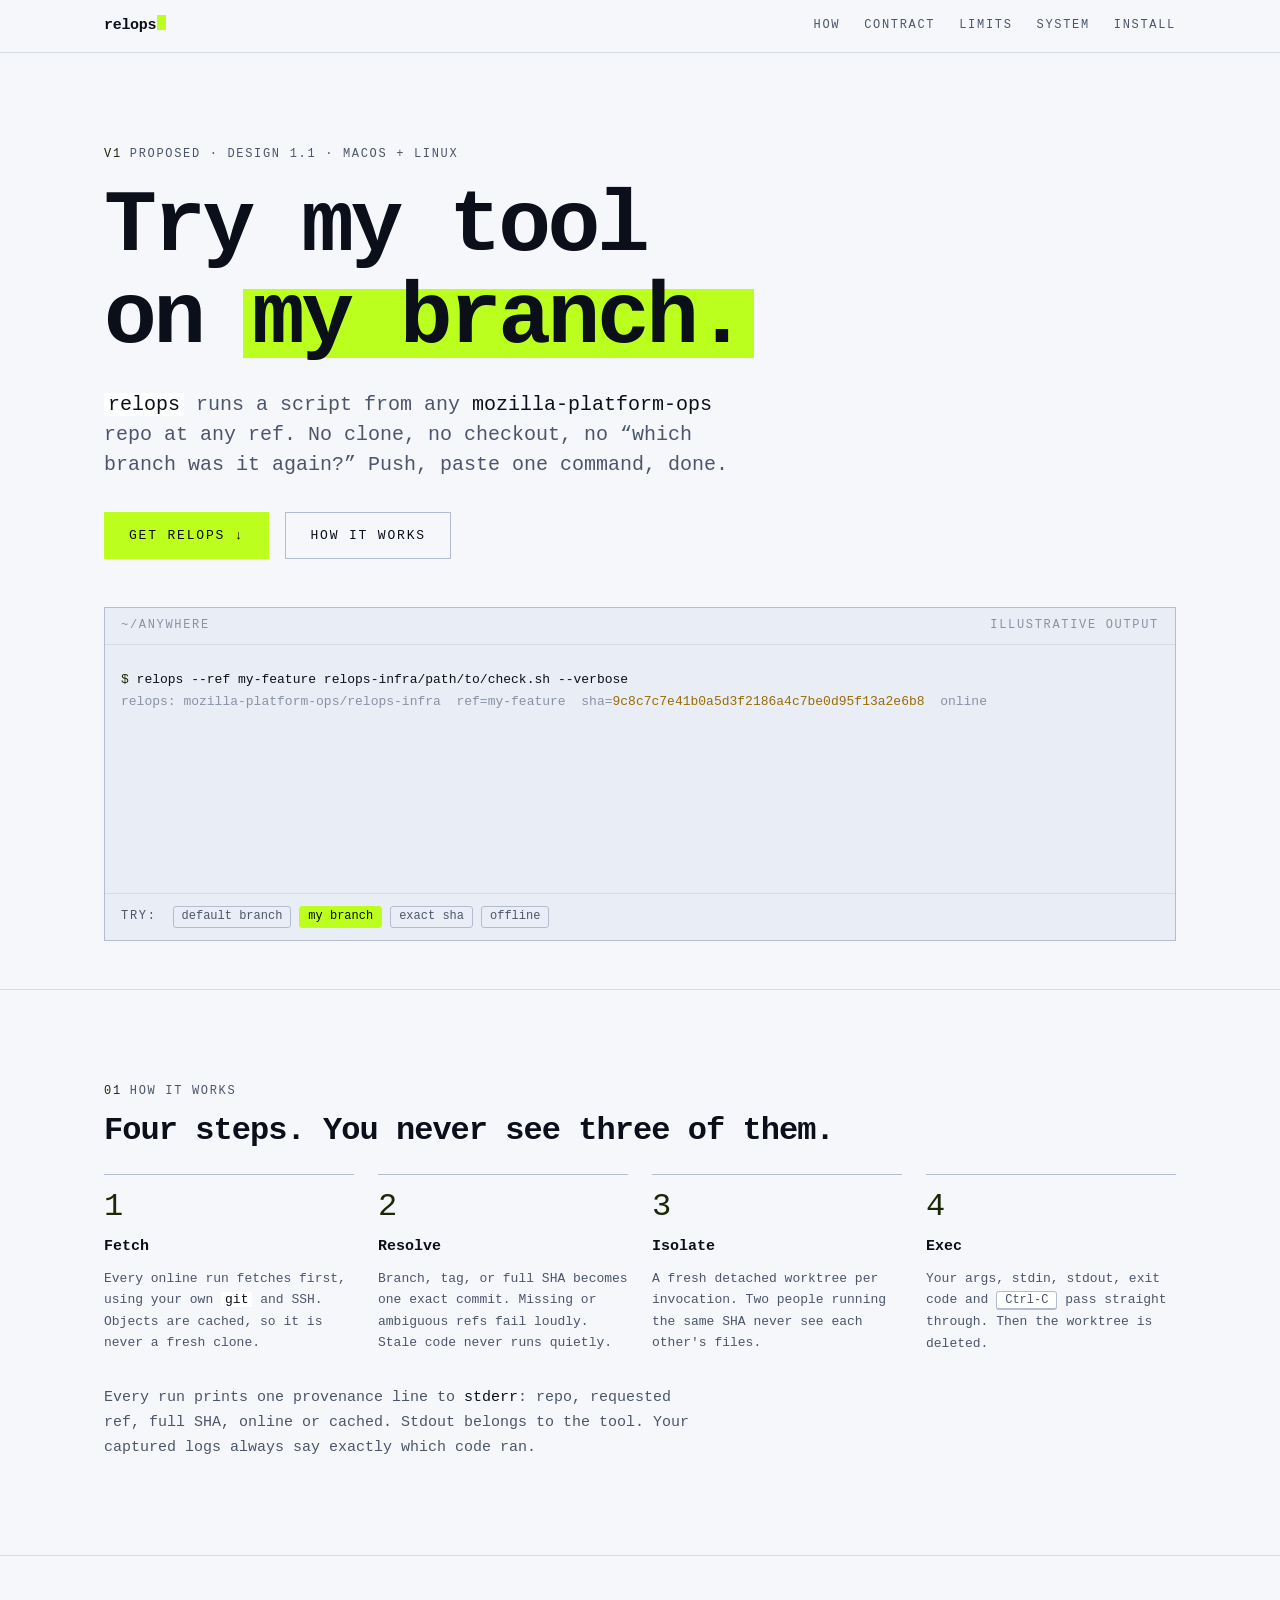
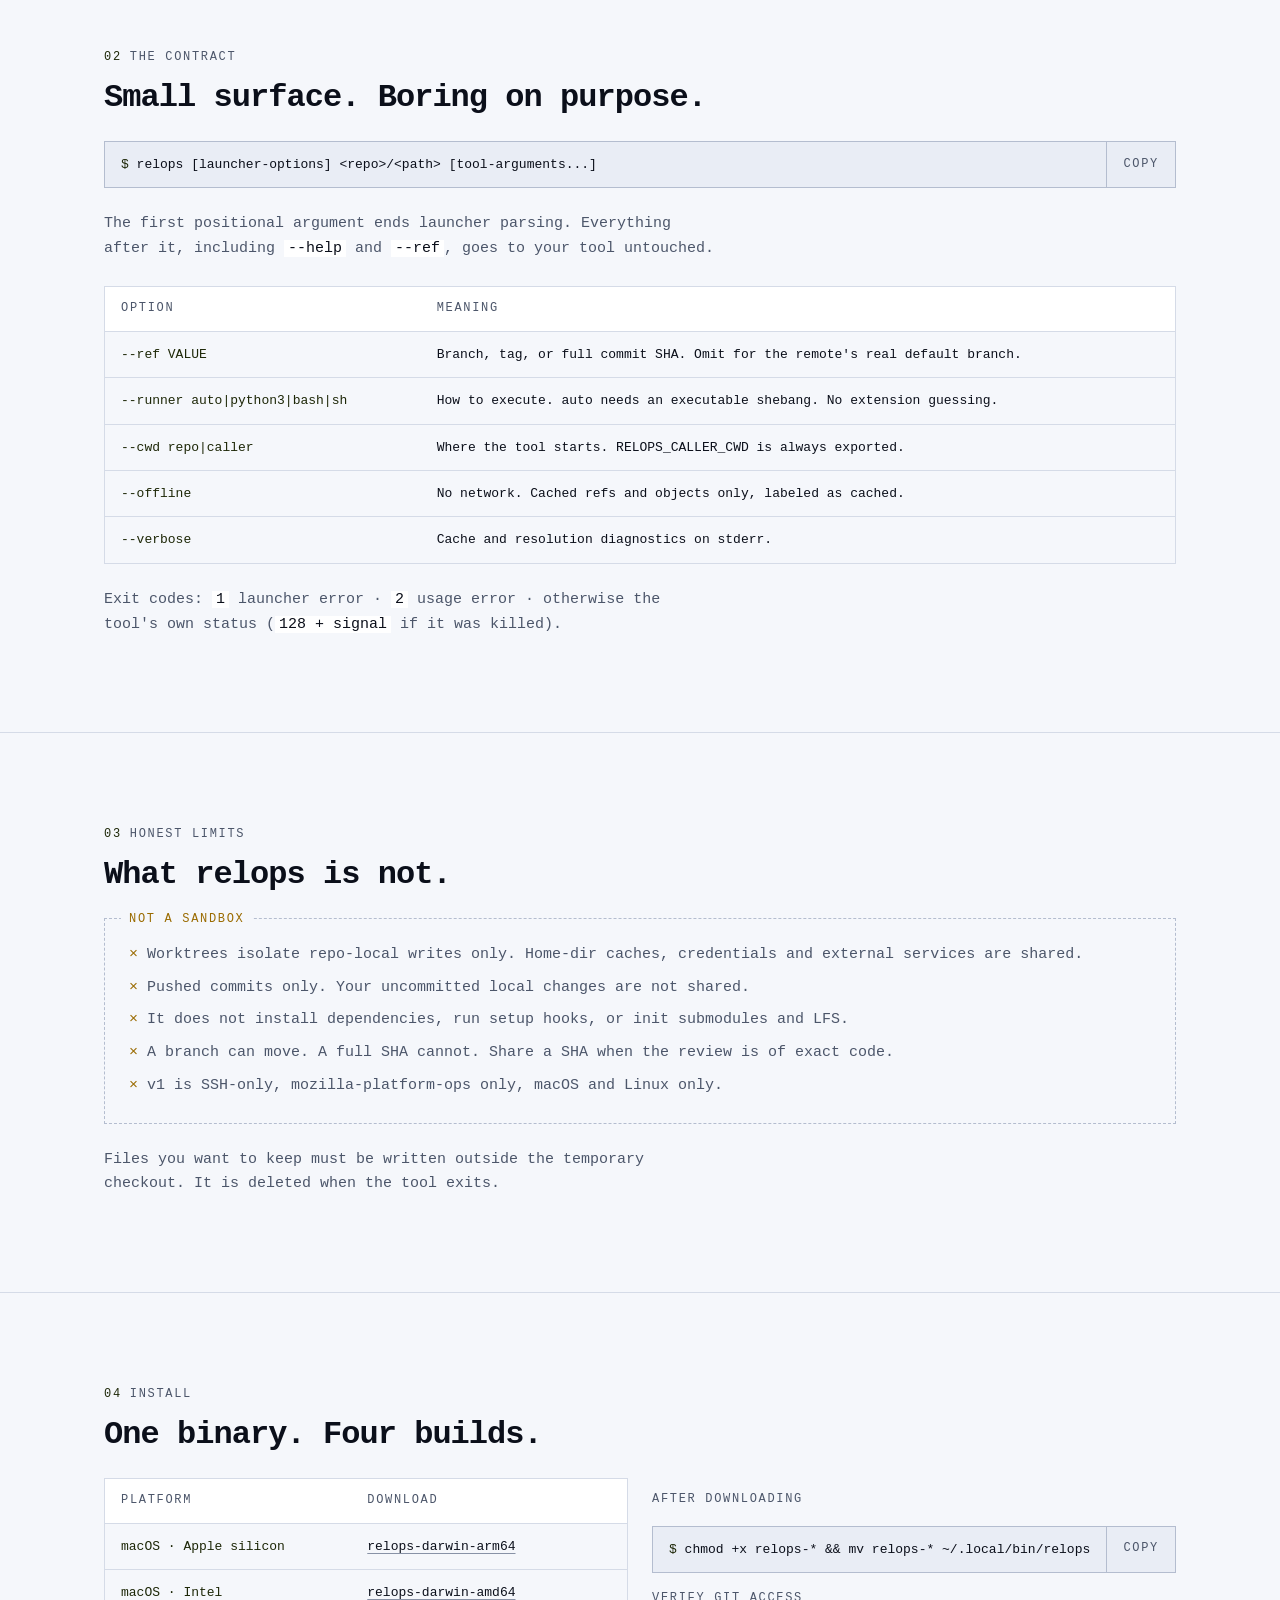
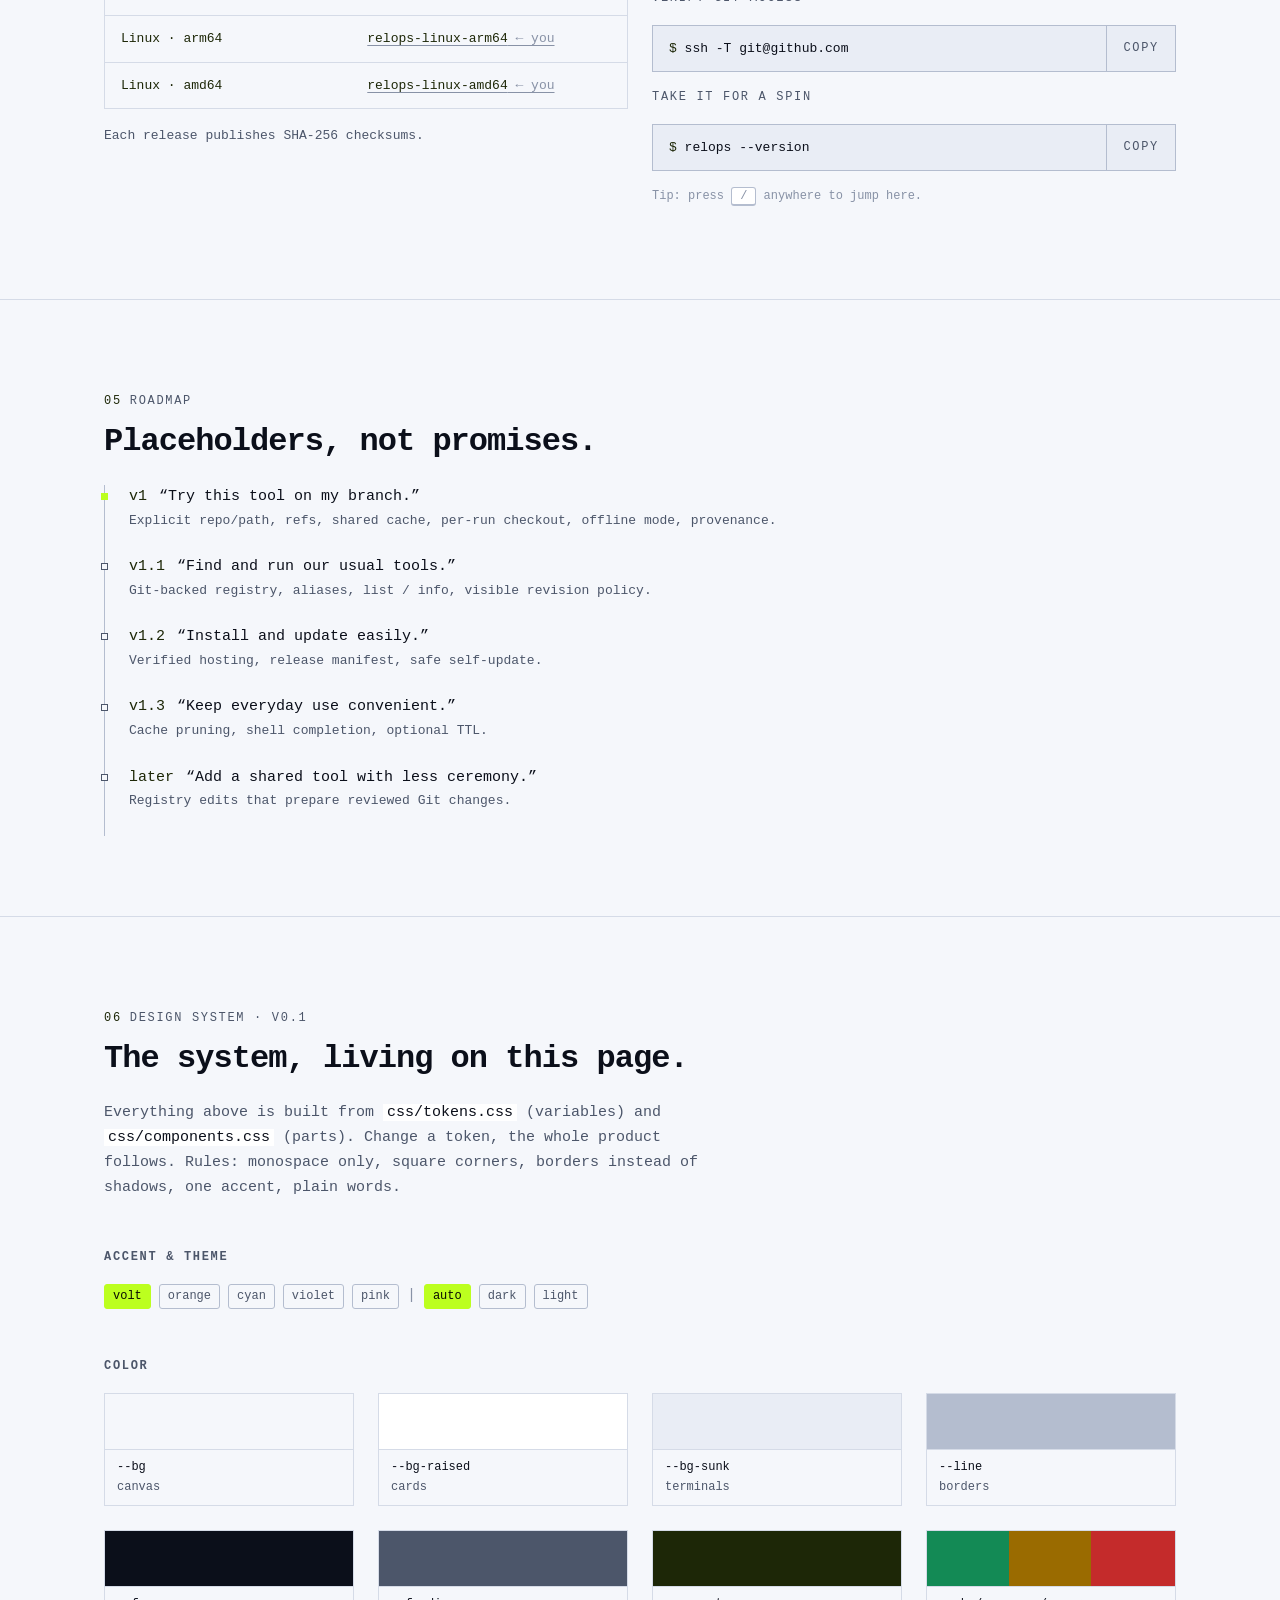
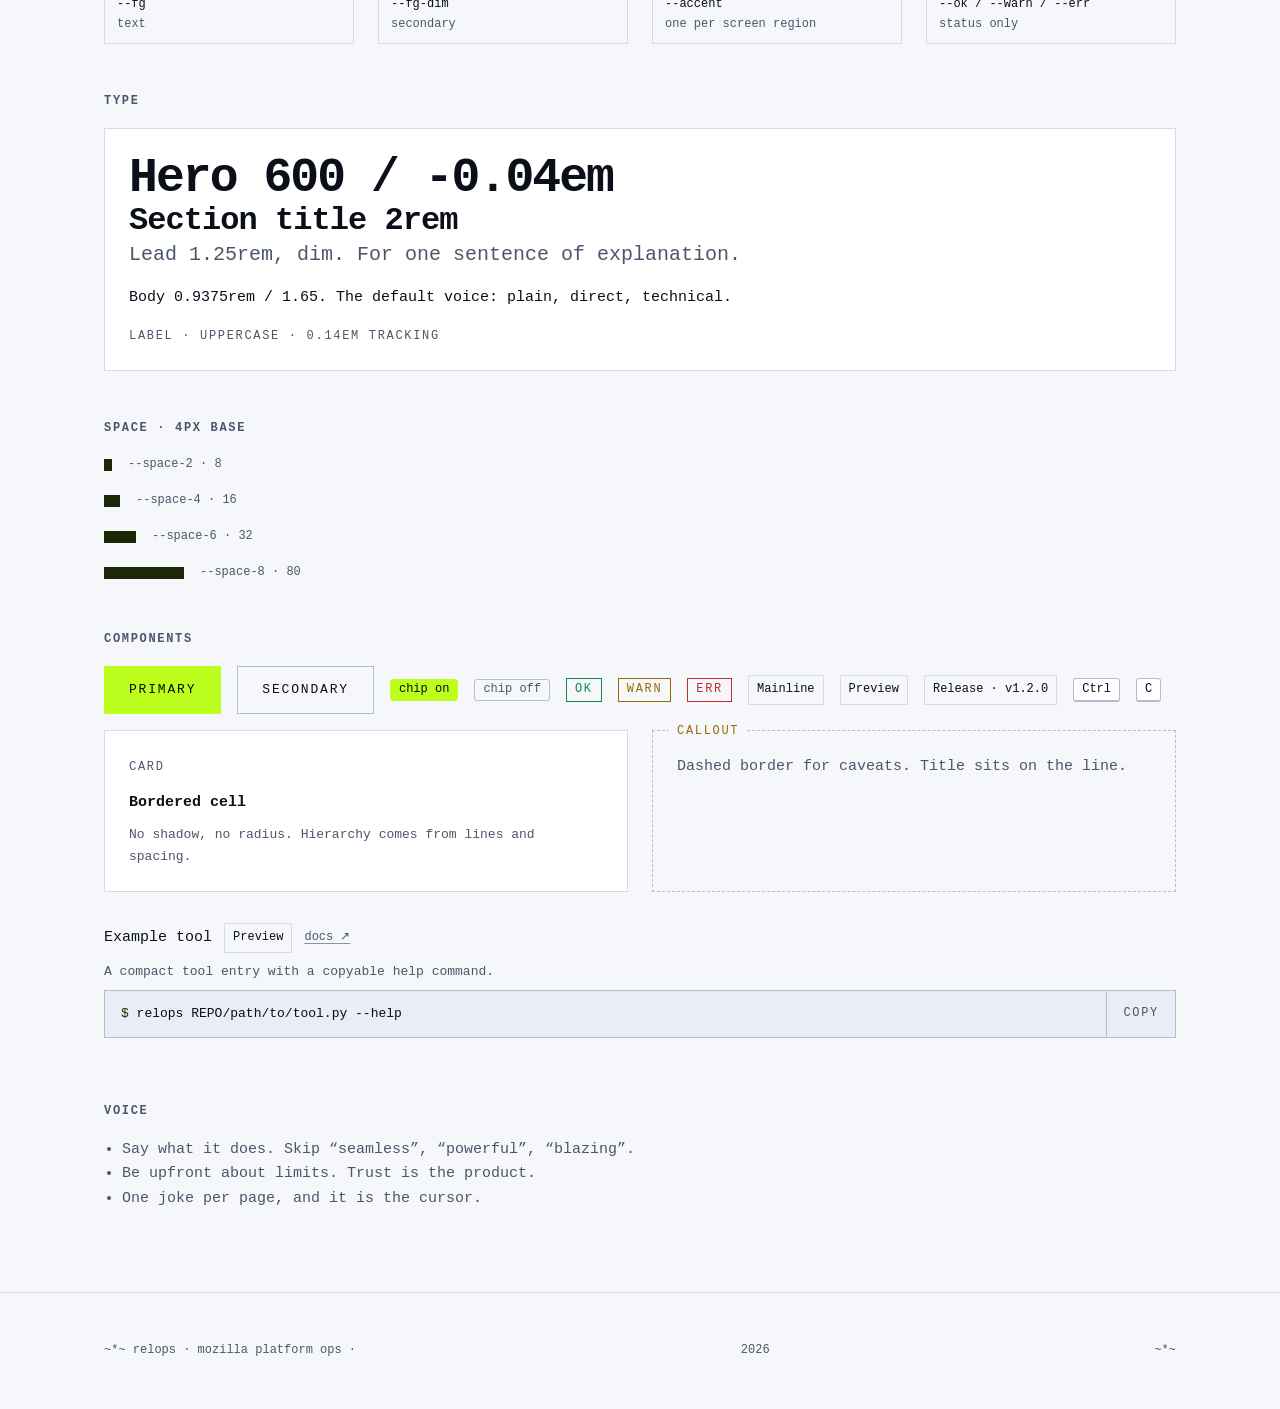
<file: quick_site/future.html>
<!doctype html>
<html lang="en">
<head>
  <meta charset="utf-8">
  <meta name="viewport" content="width=device-width, initial-scale=1">
  <title>relops — the future (concept)</title>
  <meta name="description" content="relops is a tiny CLI launcher. Push a branch, hand a coworker one command, and they run your tool without cloning anything.">
  <meta name="color-scheme" content="dark light">
  <link rel="icon" href="data:image/svg+xml,%3Csvg xmlns='http://www.w3.org/2000/svg' viewBox='0 0 32 32'%3E%3Crect width='32' height='32' fill='%230b0b0a'/%3E%3Crect x='11' y='7' width='10' height='18' fill='%23c8ff2e'/%3E%3C/svg%3E">
  <link rel="stylesheet" href="css/tokens.css">
  <link rel="stylesheet" href="css/components.css">
  <script defer src="js/main.js"></script>
</head>
<body>

<header class="nav">
  <div class="wrap">
    <button class="brand" data-brand type="button" title="poke me">relops<span class="cursor"></span></button>
    <span class="spacer"></span>
    <a class="link hide-sm" href="#how">How</a>
    <a class="link hide-sm" href="#contract">Contract</a>
    <a class="link hide-sm" href="#limits">Limits</a>
    <a class="link hide-sm" href="#system">System</a>
    <a class="link" href="#install">Install</a>
  </div>
</header>

<main>
  <!-- HERO ================================================================ -->
  <section class="hero">
    <div class="wrap">
      <p class="label"><b>v1</b>proposed · design 1.1 · macOS + linux</p>
      <h1 class="h-hero" style="margin-top: var(--space-4)">Try my tool<br>on <span class="accent mark">my branch.</span></h1>
      <p class="lead">
        <code>relops</code> runs a script from any <strong>mozilla-platform-ops</strong> repo
        at any ref. No clone, no checkout, no “which branch was it again?”
        Push, paste one command, done.
      </p>
      <div class="hero__cta">
        <a class="btn btn--primary" id="download-primary" href="#install">Get relops ↓</a>
        <a class="btn" href="#how">How it works</a>
      </div>

      <div class="hero__grid">
        <div class="term reveal" role="img" aria-label="Animated terminal demo of running relops against a branch">
          <div class="term__bar"><span>~/anywhere</span><span class="spacer"></span><span>illustrative output</span></div>
          <pre class="term__body" id="term-body"><span class="term__prompt">$ </span>relops --ref my-feature relops-infra/path/to/check.sh --verbose</pre>
          <div class="term__tabs" id="term-tabs"><span class="label" style="margin-right: var(--space-2)">try:</span></div>
        </div>
      </div>
    </div>
  </section>

  <!-- HOW ================================================================= -->
  <section class="section" id="how">
    <div class="wrap">
      <p class="label"><b>01</b>how it works</p>
      <h2 class="h-section">Four steps. You never see three of them.</h2>
      <div class="grid grid--4">
        <div class="step reveal">
          <div class="step__n">1</div>
          <h3>Fetch</h3>
          <p>Every online run fetches first, using your own <code>git</code> and SSH. Objects are cached, so it is never a fresh clone.</p>
        </div>
        <div class="step reveal">
          <div class="step__n">2</div>
          <h3>Resolve</h3>
          <p>Branch, tag, or full SHA becomes one exact commit. Missing or ambiguous refs fail loudly. Stale code never runs quietly.</p>
        </div>
        <div class="step reveal">
          <div class="step__n">3</div>
          <h3>Isolate</h3>
          <p>A fresh detached worktree per invocation. Two people running the same SHA never see each other's files.</p>
        </div>
        <div class="step reveal">
          <div class="step__n">4</div>
          <h3>Exec</h3>
          <p>Your args, stdin, stdout, exit code and <kbd>Ctrl-C</kbd> pass straight through. Then the worktree is deleted.</p>
        </div>
      </div>
      <p class="prose" style="margin-top: var(--space-6)">
        Every run prints one provenance line to <strong>stderr</strong>: repo, requested ref, full SHA, online or cached.
        Stdout belongs to the tool. Your captured logs always say exactly which code ran.
      </p>
    </div>
  </section>

  <!-- CONTRACT ============================================================ -->
  <section class="section" id="contract">
    <div class="wrap">
      <p class="label"><b>02</b>the contract</p>
      <h2 class="h-section">Small surface. Boring on purpose.</h2>
      <div class="cmd reveal" style="margin-bottom: var(--space-5)">
        <code id="syntax">relops [launcher-options] &lt;repo&gt;/&lt;path&gt; [tool-arguments...]</code>
        <button type="button" data-copy="#syntax">copy</button>
      </div>
      <p class="prose" style="margin-bottom: var(--space-5)">
        The first positional argument ends launcher parsing. Everything after it, including <code>--help</code>
        and <code>--ref</code>, goes to your tool untouched.
      </p>
      <div class="table-wrap reveal">
        <table>
          <thead><tr><th>Option</th><th>Meaning</th></tr></thead>
          <tbody>
            <tr><td>--ref VALUE</td><td>Branch, tag, or full commit SHA. Omit for the remote's real default branch.</td></tr>
            <tr><td>--runner auto|python3|bash|sh</td><td>How to execute. <code>auto</code> needs an executable shebang. No extension guessing.</td></tr>
            <tr><td>--cwd repo|caller</td><td>Where the tool starts. <code>RELOPS_CALLER_CWD</code> is always exported.</td></tr>
            <tr><td>--offline</td><td>No network. Cached refs and objects only, labeled as cached.</td></tr>
            <tr><td>--verbose</td><td>Cache and resolution diagnostics on stderr.</td></tr>
          </tbody>
        </table>
      </div>
      <p class="prose" style="margin-top: var(--space-5)">
        Exit codes: <code>1</code> launcher error · <code>2</code> usage error · otherwise the tool's own status
        (<code>128 + signal</code> if it was killed).
      </p>
    </div>
  </section>

  <!-- LIMITS ============================================================== -->
  <section class="section" id="limits">
    <div class="wrap">
      <p class="label"><b>03</b>honest limits</p>
      <h2 class="h-section">What relops is not.</h2>
      <div class="callout reveal" data-title="not a sandbox">
        <ul>
          <li>Worktrees isolate repo-local writes only. Home-dir caches, credentials and external services are shared.</li>
          <li>Pushed commits only. Your uncommitted local changes are not shared.</li>
          <li>It does not install dependencies, run setup hooks, or init submodules and LFS.</li>
          <li>A branch can move. A full SHA cannot. Share a SHA when the review is of exact code.</li>
          <li>v1 is SSH-only, <code>mozilla-platform-ops</code> only, macOS and Linux only.</li>
        </ul>
      </div>
      <p class="prose" style="margin-top: var(--space-5)">
        Files you want to keep must be written outside the temporary checkout. It is deleted when the tool exits.
      </p>
    </div>
  </section>

  <!-- INSTALL ============================================================= -->
  <section class="section" id="install">
    <div class="wrap">
      <p class="label"><b>04</b>install</p>
      <h2 class="h-section">One binary. Four builds.</h2>

      <div class="grid grid--2">
        <div class="stack">
          <div class="table-wrap">
            <table>
              <thead><tr><th>Platform</th><th>Download</th></tr></thead>
              <tbody>
                <!-- TODO: point at the real artifact host once chosen (design v1.1, gate 4). -->
                <tr><td>macOS · Apple silicon</td><td><a data-os="macos" href="https://github.com/mozilla-platform-ops/relops-launcher/releases/latest/download/relops-darwin-arm64">relops-darwin-arm64</a></td></tr>
                <tr><td>macOS · Intel</td><td><a data-os="macos" href="https://github.com/mozilla-platform-ops/relops-launcher/releases/latest/download/relops-darwin-amd64">relops-darwin-amd64</a></td></tr>
                <tr><td>Linux · arm64</td><td><a data-os="linux" href="https://github.com/mozilla-platform-ops/relops-launcher/releases/latest/download/relops-linux-arm64">relops-linux-arm64</a></td></tr>
                <tr><td>Linux · amd64</td><td><a data-os="linux" href="https://github.com/mozilla-platform-ops/relops-launcher/releases/latest/download/relops-linux-amd64">relops-linux-amd64</a></td></tr>
              </tbody>
            </table>
          </div>
          <p class="prose" style="font-size: var(--text-sm)">
            Each release publishes SHA-256 checksums. <span id="unsupported" hidden class="warn">Windows isn't supported in v1.</span>
          </p>
        </div>

        <div class="stack">
          <p class="label">after downloading</p>
          <div class="cmd"><code id="c1">chmod +x relops-* &amp;&amp; mv relops-* ~/.local/bin/relops</code><button type="button" data-copy="#c1">copy</button></div>
          <p class="label">verify git access</p>
          <div class="cmd"><code id="c2">ssh -T git@github.com</code><button type="button" data-copy="#c2">copy</button></div>
          <p class="label">take it for a spin</p>
          <div class="cmd"><code id="c3">relops --version</code><button type="button" data-copy="#c3">copy</button></div>
          <p class="faint" style="font-size: var(--text-xs)">Tip: press <kbd>/</kbd> anywhere to jump here.</p>
        </div>
      </div>
    </div>
  </section>

  <!-- ROADMAP ============================================================= -->
  <section class="section" id="roadmap">
    <div class="wrap">
      <p class="label"><b>05</b>roadmap</p>
      <h2 class="h-section">Placeholders, not promises.</h2>
      <ol class="timeline">
        <li class="is-now"><span class="when">v1</span>“Try this tool on my branch.” <span class="what">Explicit repo/path, refs, shared cache, per-run checkout, offline mode, provenance.</span></li>
        <li><span class="when">v1.1</span>“Find and run our usual tools.” <span class="what">Git-backed registry, aliases, list / info, visible revision policy.</span></li>
        <li><span class="when">v1.2</span>“Install and update easily.” <span class="what">Verified hosting, release manifest, safe self-update.</span></li>
        <li><span class="when">v1.3</span>“Keep everyday use convenient.” <span class="what">Cache pruning, shell completion, optional TTL.</span></li>
        <li><span class="when">later</span>“Add a shared tool with less ceremony.” <span class="what">Registry edits that prepare reviewed Git changes.</span></li>
      </ol>
    </div>
  </section>

  <!-- DESIGN SYSTEM ======================================================= -->
  <section class="section" id="system">
    <div class="wrap">
      <p class="label"><b>06</b>design system · v0.1</p>
      <h2 class="h-section">The system, living on this page.</h2>
      <p class="prose">
        Everything above is built from <code>css/tokens.css</code> (variables) and <code>css/components.css</code>
        (parts). Change a token, the whole product follows. Rules: monospace only, square corners,
        borders instead of shadows, one accent, plain words.
      </p>

      <h3 class="label" style="margin: var(--space-7) 0 var(--space-4)">Accent &amp; theme</h3>
      <div style="display: flex; gap: var(--space-2); flex-wrap: wrap">
        <button class="chip" type="button" data-set-accent="volt">volt</button>
        <button class="chip" type="button" data-set-accent="orange">orange</button>
        <button class="chip" type="button" data-set-accent="cyan">cyan</button>
        <button class="chip" type="button" data-set-accent="violet">violet</button>
        <button class="chip" type="button" data-set-accent="pink">pink</button>
        <span class="faint">|</span>
        <button class="chip" type="button" data-set-theme="auto">auto</button>
        <button class="chip" type="button" data-set-theme="dark">dark</button>
        <button class="chip" type="button" data-set-theme="light">light</button>
      </div>

      <h3 class="label" style="margin: var(--space-7) 0 var(--space-4)">Color</h3>
      <div class="grid grid--4">
        <div class="swatch"><i style="background: var(--bg)"></i><span><b>--bg</b>canvas</span></div>
        <div class="swatch"><i style="background: var(--bg-raised)"></i><span><b>--bg-raised</b>cards</span></div>
        <div class="swatch"><i style="background: var(--bg-sunk)"></i><span><b>--bg-sunk</b>terminals</span></div>
        <div class="swatch"><i style="background: var(--line-strong)"></i><span><b>--line</b>borders</span></div>
        <div class="swatch"><i style="background: var(--fg)"></i><span><b>--fg</b>text</span></div>
        <div class="swatch"><i style="background: var(--fg-dim)"></i><span><b>--fg-dim</b>secondary</span></div>
        <div class="swatch"><i style="background: var(--accent)"></i><span><b>--accent</b>one per screen region</span></div>
        <div class="swatch"><i style="background: linear-gradient(90deg, var(--ok) 33%, var(--warn) 33% 66%, var(--err) 66%)"></i><span><b>--ok / --warn / --err</b>status only</span></div>
      </div>

      <h3 class="label" style="margin: var(--space-7) 0 var(--space-4)">Type</h3>
      <div class="card stack">
        <div class="h-hero" style="font-size: 3rem">Hero 600 / -0.04em</div>
        <div class="h-section" style="margin: 0">Section title 2rem</div>
        <div class="lead">Lead 1.25rem, dim. For one sentence of explanation.</div>
        <div>Body 0.9375rem / 1.65. The default voice: plain, direct, technical.</div>
        <div class="label">Label · uppercase · 0.14em tracking</div>
      </div>

      <h3 class="label" style="margin: var(--space-7) 0 var(--space-4)">Space · 4px base</h3>
      <div class="stack">
        <div class="space-row"><i style="width: var(--space-2)"></i>--space-2 · 8</div>
        <div class="space-row"><i style="width: var(--space-4)"></i>--space-4 · 16</div>
        <div class="space-row"><i style="width: var(--space-6)"></i>--space-6 · 32</div>
        <div class="space-row"><i style="width: var(--space-8)"></i>--space-8 · 80</div>
      </div>

      <h3 class="label" style="margin: var(--space-7) 0 var(--space-4)">Components</h3>
      <div class="stack">
        <div style="display: flex; gap: var(--space-4); flex-wrap: wrap; align-items: center">
          <a class="btn btn--primary" href="#system">Primary</a>
          <a class="btn" href="#system">Secondary</a>
          <button class="chip" type="button" aria-pressed="true">chip on</button>
          <button class="chip" type="button">chip off</button>
          <span class="tag ok">ok</span><span class="tag warn">warn</span><span class="tag err">err</span>
          <span class="badge">Mainline</span><span class="badge">Preview</span><span class="badge">Release · v1.2.0</span>
          <kbd>Ctrl</kbd><kbd>C</kbd>
        </div>
        <div class="grid grid--2">
          <div class="card"><span class="label">card</span><h3>Bordered cell</h3><p>No shadow, no radius. Hierarchy comes from lines and spacing.</p></div>
          <div class="callout" data-title="callout"><span class="dim">Dashed border for caveats. Title sits on the line.</span></div>
        </div>
      </div>

      <ul class="tool-list">
        <li class="tool-row">
          <div class="tool-row__heading"><h3>Example tool</h3><span class="badge">Preview</span><a href="#system">docs ↗</a></div>
          <p class="prose">A compact tool entry with a copyable help command.</p>
          <div class="cmd cmd--wrap"><code id="system-tool">relops REPO/path/to/tool.py --help</code><button type="button" data-copy="#system-tool">copy</button></div>
        </li>
      </ul>
      <h3 class="label" style="margin: var(--space-7) 0 var(--space-4)">Voice</h3>
      <ul class="prose" style="padding-left: 1.2em; margin: 0">
        <li>Say what it does. Skip “seamless”, “powerful”, “blazing”.</li>
        <li>Be upfront about limits. Trust is the product.</li>
        <li>One joke per page, and it is the cursor.</li>
      </ul>
    </div>
  </section>
</main>

<footer class="footer">
  <div class="wrap">~*~ relops · mozilla platform ops · <span id="year"></span> ~*~</div>
</footer>
<script>document.getElementById("year").textContent = new Date().getFullYear();</script>
</body>
</html>
</file>
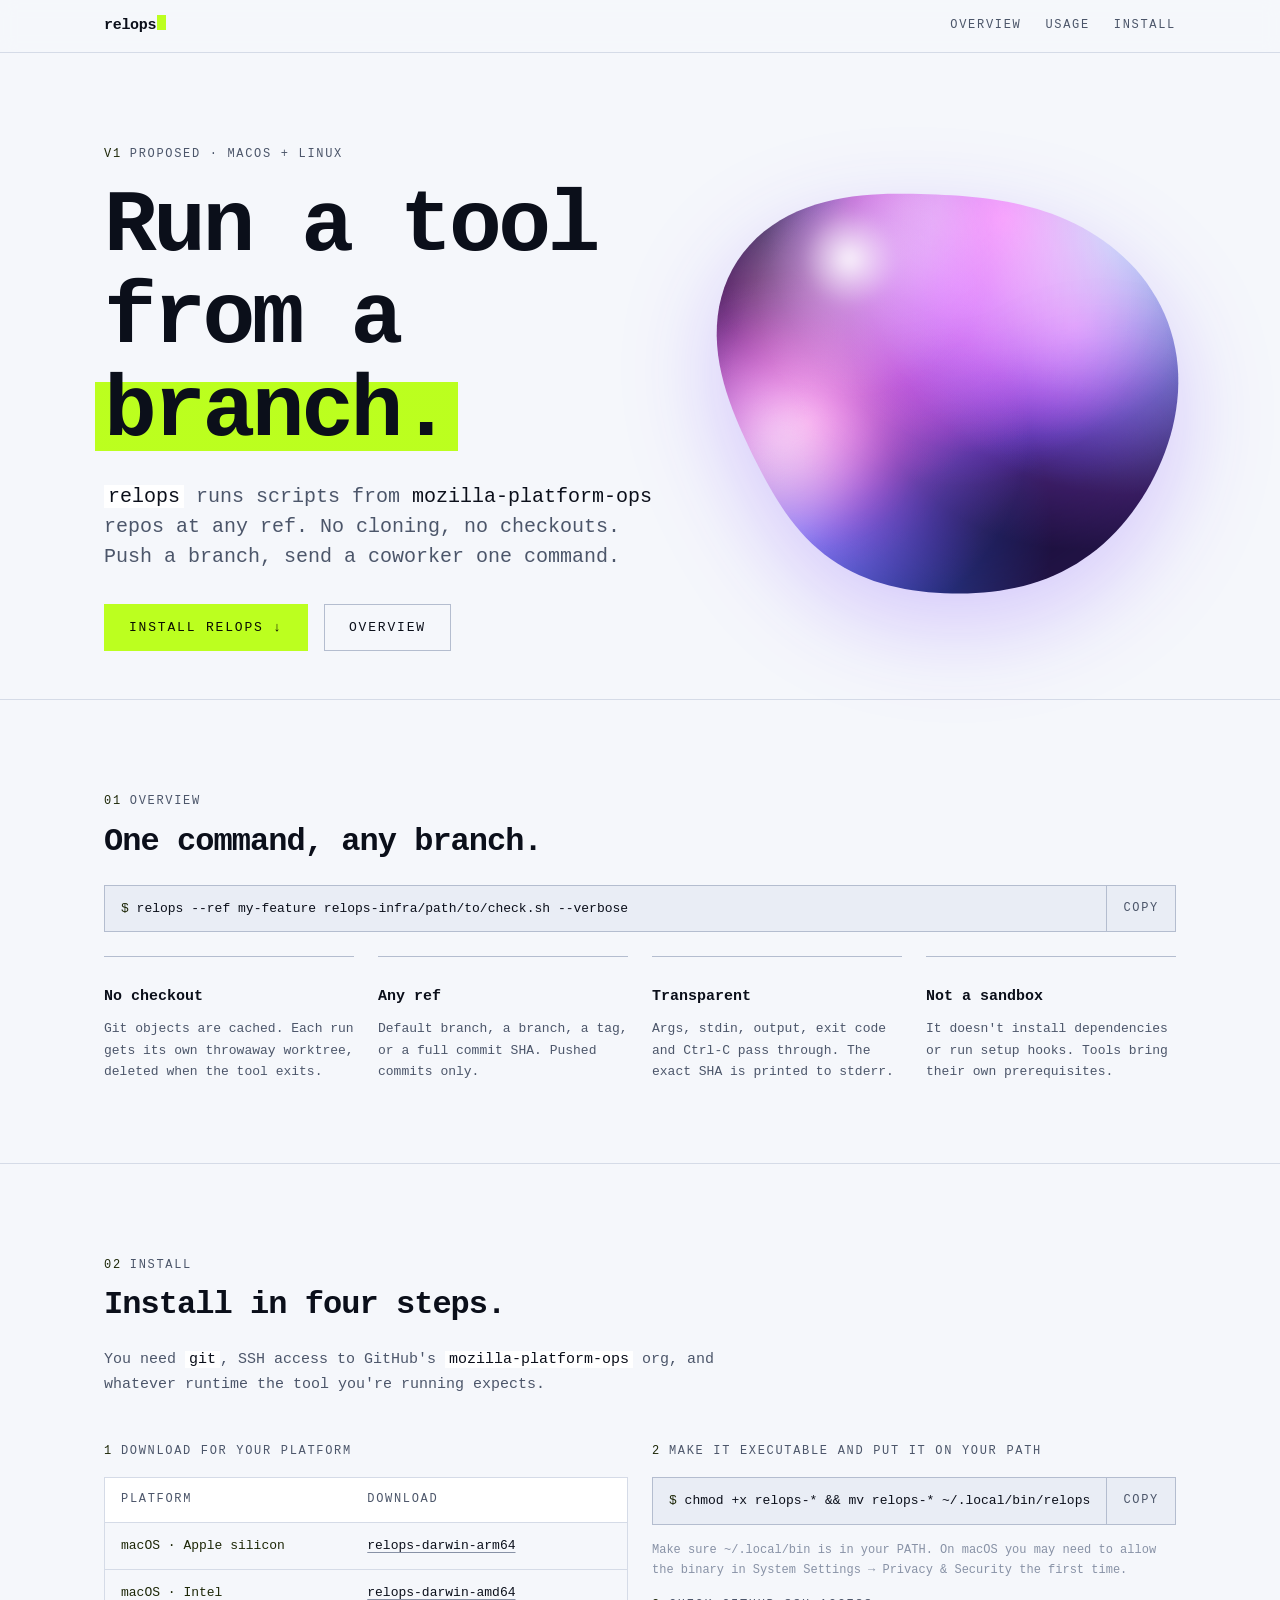
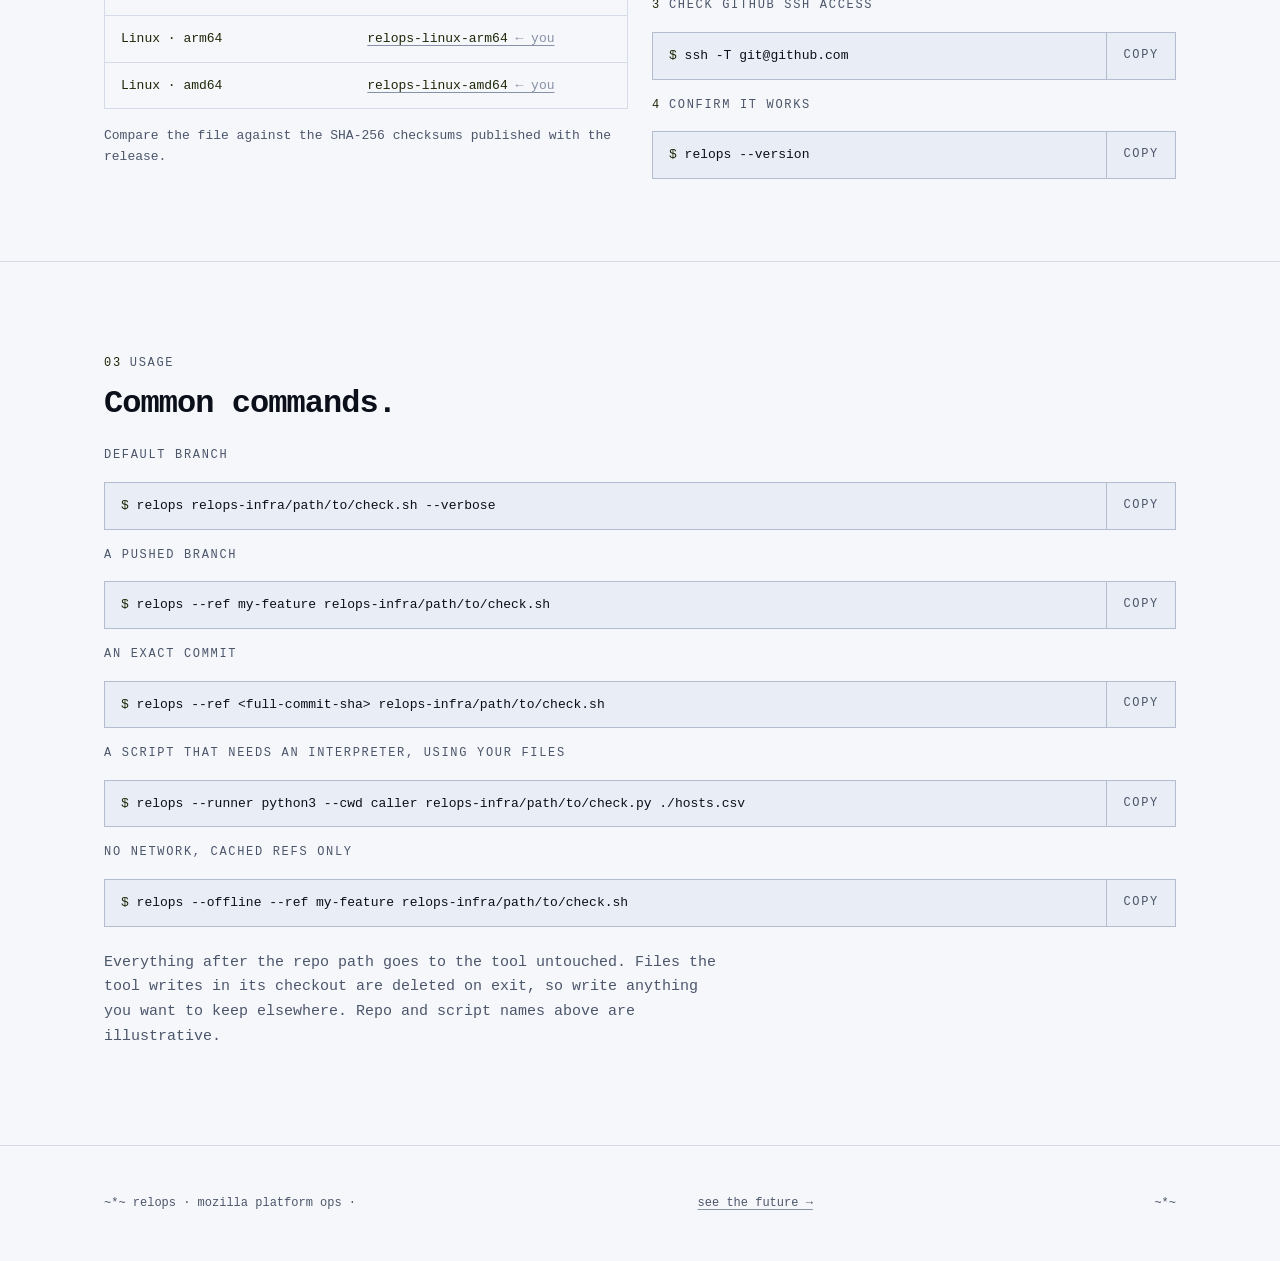
<file: quick_site/future2.html>
<!doctype html>
<html lang="en">
<head>
  <meta charset="utf-8">
  <meta name="viewport" content="width=device-width, initial-scale=1">
  <title>relops — the future 2 (concept)</title>
  <meta name="description" content="relops is a small CLI that runs scripts from mozilla-platform-ops repos at any ref, without cloning anything. Install instructions and overview.">
  <meta name="color-scheme" content="dark light">
  <link rel="icon" href="data:image/svg+xml,%3Csvg xmlns='http://www.w3.org/2000/svg' viewBox='0 0 32 32'%3E%3Crect width='32' height='32' fill='%230b0b0a'/%3E%3Crect x='11' y='7' width='10' height='18' fill='%23c8ff2e'/%3E%3C/svg%3E">
  <link rel="stylesheet" href="css/tokens.css">
  <link rel="stylesheet" href="css/components.css">
  <link rel="stylesheet" href="css/blob.css">
  <script defer src="js/main.js"></script>
</head>
<body>

<header class="nav">
  <div class="wrap">
    <button class="brand" data-brand type="button" title="poke me">relops<span class="cursor"></span></button>
    <span class="spacer"></span>
    <a class="link hide-sm" href="#overview">Overview</a>
    <a class="link hide-sm" href="#usage">Usage</a>
    <a class="link" href="#install">Install</a>
  </div>
</header>

<main>
  <section class="hero hero--split">
    <div class="wrap">
      <div>
        <p class="label"><b>v1</b>proposed · macOS + linux</p>
        <h1 class="h-hero" style="margin-top: var(--space-4)">Run a tool<br>from a <span class="accent mark">branch.</span></h1>
        <p class="lead">
          <code>relops</code> runs scripts from <strong>mozilla-platform-ops</strong> repos at any ref.
          No cloning, no checkouts. Push a branch, send a coworker one command.
        </p>
        <div class="hero__cta">
          <a class="btn btn--primary" id="download-primary" href="#install">Install relops ↓</a>
          <a class="btn" href="#overview">Overview</a>
        </div>
      </div>
      <div class="hero__art"><div class="blob" aria-hidden="true">
        <div class="blob__body">
            <div class="blob__mesh"></div>
            <div class="blob__env"></div>
            <div class="blob__glow"></div>
            <div class="blob__hi"></div>
            <div class="blob__gloss"></div>
          </div>
      </div></div>
    </div>
  </section>

  <section class="section" id="overview">
    <div class="wrap">
      <p class="label"><b>01</b>overview</p>
      <h2 class="h-section">One command, any branch.</h2>
      <div class="cmd" style="margin-bottom: var(--space-5)">
        <code id="ex">relops --ref my-feature relops-infra/path/to/check.sh --verbose</code>
        <button type="button" data-copy="#ex">copy</button>
      </div>
      <div class="grid grid--4">
        <div class="step">
          <h3>No checkout</h3>
          <p>Git objects are cached. Each run gets its own throwaway worktree, deleted when the tool exits.</p>
        </div>
        <div class="step">
          <h3>Any ref</h3>
          <p>Default branch, a branch, a tag, or a full commit SHA. Pushed commits only.</p>
        </div>
        <div class="step">
          <h3>Transparent</h3>
          <p>Args, stdin, output, exit code and Ctrl-C pass through. The exact SHA is printed to stderr.</p>
        </div>
        <div class="step">
          <h3>Not a sandbox</h3>
          <p>It doesn't install dependencies or run setup hooks. Tools bring their own prerequisites.</p>
        </div>
      </div>
    </div>
  </section>

  <section class="section" id="install">
    <div class="wrap">
      <p class="label"><b>02</b>install</p>
      <h2 class="h-section">Install in four steps.</h2>

      <p class="prose" style="margin-bottom: var(--space-6)">
        You need <code>git</code>, SSH access to GitHub's <code>mozilla-platform-ops</code> org,
        and whatever runtime the tool you're running expects.
      </p>

      <div class="grid grid--2">
        <div class="stack">
          <p class="label"><b>1</b>download for your platform</p>
          <div class="table-wrap">
            <table>
              <thead><tr><th>Platform</th><th>Download</th></tr></thead>
              <tbody>
                <!-- TODO: point at the real artifact host once chosen (design v1.1, gate 4). -->
                <tr><td>macOS · Apple silicon</td><td><a data-os="macos" href="https://github.com/mozilla-platform-ops/relops-launcher/releases/latest/download/relops-darwin-arm64">relops-darwin-arm64</a></td></tr>
                <tr><td>macOS · Intel</td><td><a data-os="macos" href="https://github.com/mozilla-platform-ops/relops-launcher/releases/latest/download/relops-darwin-amd64">relops-darwin-amd64</a></td></tr>
                <tr><td>Linux · arm64</td><td><a data-os="linux" href="https://github.com/mozilla-platform-ops/relops-launcher/releases/latest/download/relops-linux-arm64">relops-linux-arm64</a></td></tr>
                <tr><td>Linux · amd64</td><td><a data-os="linux" href="https://github.com/mozilla-platform-ops/relops-launcher/releases/latest/download/relops-linux-amd64">relops-linux-amd64</a></td></tr>
              </tbody>
            </table>
          </div>
          <p class="prose" style="font-size: var(--text-sm)">
            Compare the file against the SHA-256 checksums published with the release.
            <span id="unsupported" hidden class="warn">Windows isn't supported in v1.</span>
          </p>
        </div>

        <div class="stack">
          <p class="label"><b>2</b>make it executable and put it on your PATH</p>
          <div class="cmd"><code id="c1">chmod +x relops-* &amp;&amp; mv relops-* ~/.local/bin/relops</code><button type="button" data-copy="#c1">copy</button></div>
          <p class="faint" style="font-size: var(--text-xs)">Make sure <code>~/.local/bin</code> is in your <code>PATH</code>. On macOS you may need to allow the binary in System Settings → Privacy &amp; Security the first time.</p>
          <p class="label"><b>3</b>check GitHub SSH access</p>
          <div class="cmd"><code id="c2">ssh -T git@github.com</code><button type="button" data-copy="#c2">copy</button></div>
          <p class="label"><b>4</b>confirm it works</p>
          <div class="cmd"><code id="c3">relops --version</code><button type="button" data-copy="#c3">copy</button></div>
        </div>
      </div>
    </div>
  </section>

  <section class="section" id="usage">
    <div class="wrap">
      <p class="label"><b>03</b>usage</p>
      <h2 class="h-section">Common commands.</h2>
      <div class="stack">
        <p class="label">default branch</p>
        <div class="cmd"><code id="u1">relops relops-infra/path/to/check.sh --verbose</code><button type="button" data-copy="#u1">copy</button></div>
        <p class="label">a pushed branch</p>
        <div class="cmd"><code id="u2">relops --ref my-feature relops-infra/path/to/check.sh</code><button type="button" data-copy="#u2">copy</button></div>
        <p class="label">an exact commit</p>
        <div class="cmd"><code id="u3">relops --ref &lt;full-commit-sha&gt; relops-infra/path/to/check.sh</code><button type="button" data-copy="#u3">copy</button></div>
        <p class="label">a script that needs an interpreter, using your files</p>
        <div class="cmd"><code id="u4">relops --runner python3 --cwd caller relops-infra/path/to/check.py ./hosts.csv</code><button type="button" data-copy="#u4">copy</button></div>
        <p class="label">no network, cached refs only</p>
        <div class="cmd"><code id="u5">relops --offline --ref my-feature relops-infra/path/to/check.sh</code><button type="button" data-copy="#u5">copy</button></div>
      </div>
      <p class="prose" style="margin-top: var(--space-5)">
        Everything after the repo path goes to the tool untouched. Files the tool writes in its checkout are deleted on exit,
        so write anything you want to keep elsewhere. Repo and script names above are illustrative.
      </p>
    </div>
  </section>
</main>

<footer class="footer">
  <div class="wrap">~*~ relops · mozilla platform ops · <a href="future.html">see the future →</a> ~*~</div>
</footer>
</body>
</html>
</file>
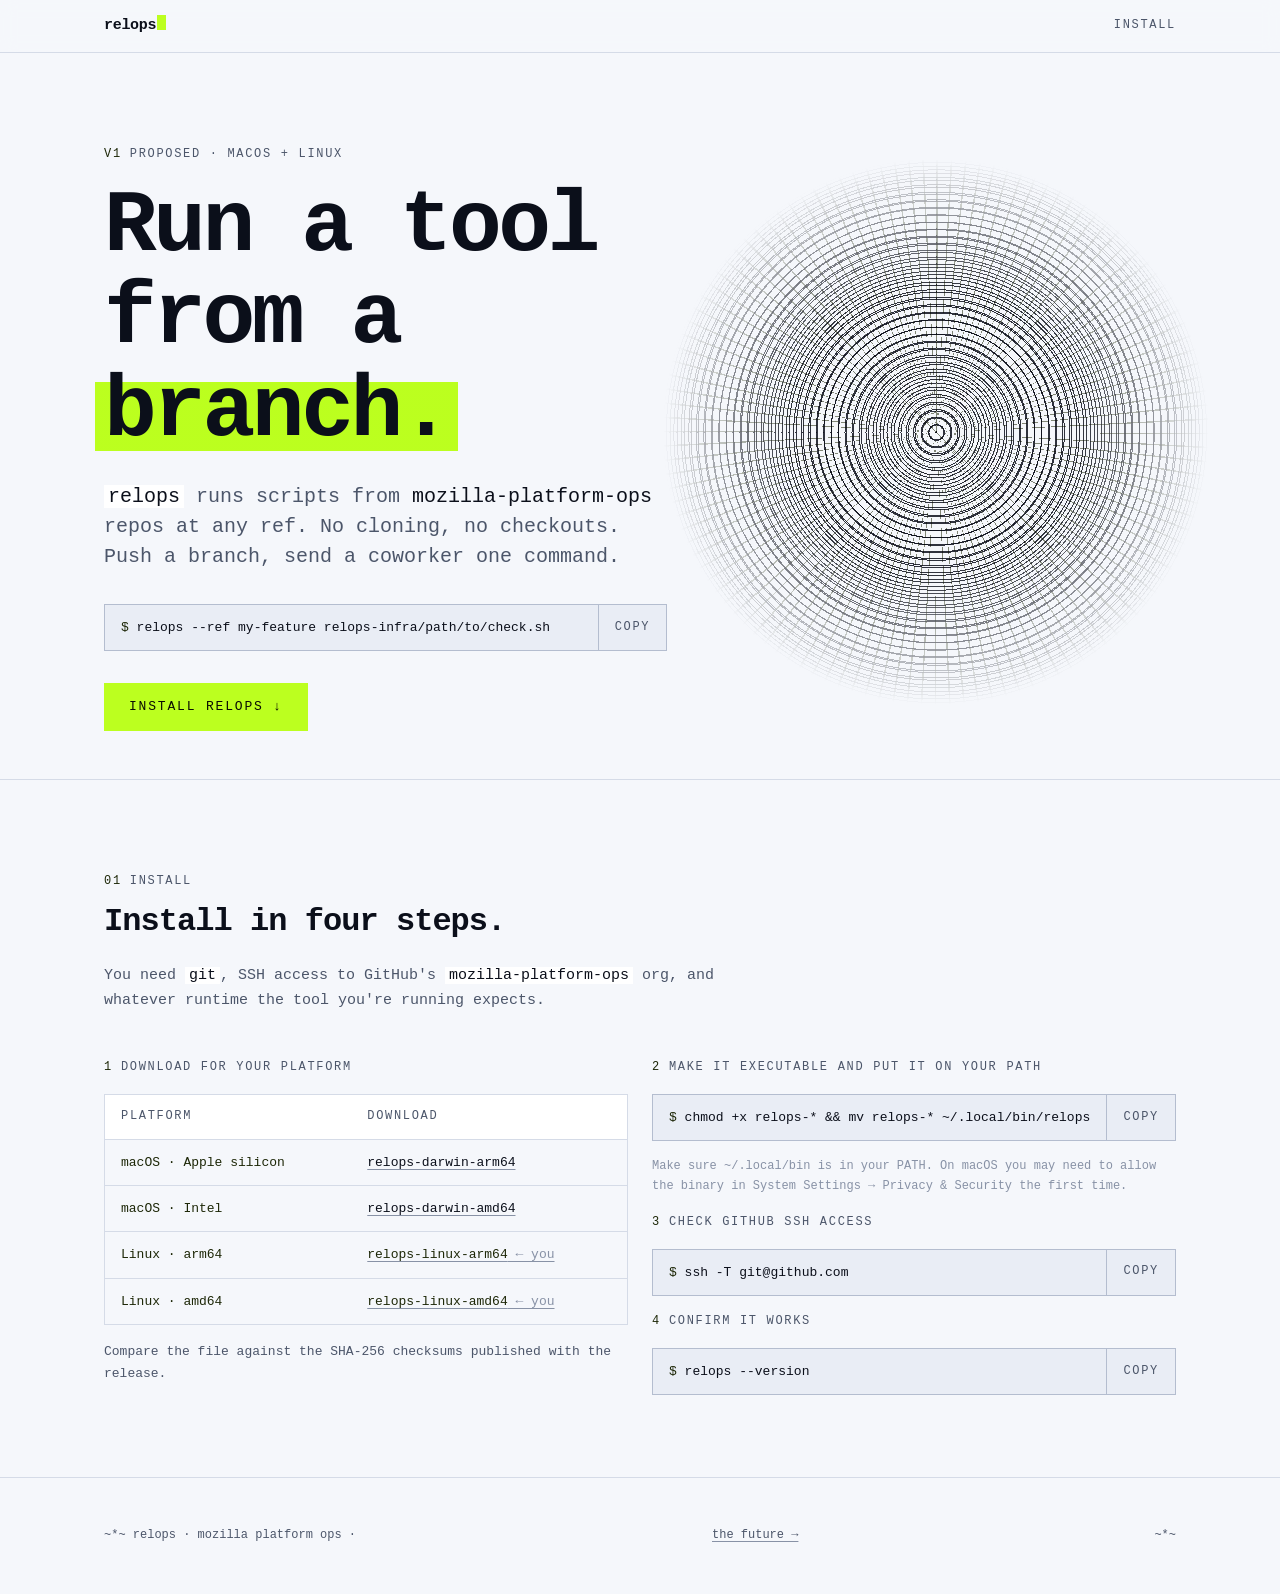
<file: quick_site/future3.html>
<!doctype html>
<html lang="en">
<head>
  <meta charset="utf-8">
  <meta name="viewport" content="width=device-width, initial-scale=1">
  <title>relops — the future 3 (moiré concept)</title>
  <meta name="description" content="relops is a small CLI that runs scripts from mozilla-platform-ops repos at any ref, without cloning anything. Install instructions.">
  <meta name="color-scheme" content="dark light">
  <link rel="icon" href="data:image/svg+xml,%3Csvg xmlns='http://www.w3.org/2000/svg' viewBox='0 0 32 32'%3E%3Crect width='32' height='32' fill='%230b0b0a'/%3E%3Crect x='11' y='7' width='10' height='18' fill='%23c8ff2e'/%3E%3C/svg%3E">
  <link rel="stylesheet" href="css/tokens.css">
  <link rel="stylesheet" href="css/components.css">
  <link rel="stylesheet" href="css/moire.css">
  <script defer src="js/main.js"></script>
</head>
<body>

<header class="nav">
  <div class="wrap">
    <button class="brand" data-brand type="button" title="poke me">relops<span class="cursor"></span></button>
    <span class="spacer"></span>
    <a class="link" href="#install">Install</a>
  </div>
</header>

<main>
  <section class="hero hero--split">
    <div class="wrap">
      <div>
        <p class="label"><b>v1</b>proposed · macOS + linux</p>
        <h1 class="h-hero" style="margin-top: var(--space-4)">Run a tool<br>from a <span class="accent mark">branch.</span></h1>
        <p class="lead">
          <code>relops</code> runs scripts from <strong>mozilla-platform-ops</strong> repos at any ref.
          No cloning, no checkouts. Push a branch, send a coworker one command.
        </p>
        <div class="cmd" style="margin-top: var(--space-6); max-width: 40rem">
          <code id="ex">relops --ref my-feature relops-infra/path/to/check.sh</code>
          <button type="button" data-copy="#ex">copy</button>
        </div>
        <div class="hero__cta">
          <a class="btn btn--primary" id="download-primary" href="#install">Install relops ↓</a>
        </div>
      </div>
      <div class="hero__art">
        <div class="moire" aria-hidden="true">
          <div class="moire__layer moire__a"></div>
          <div class="moire__b-pos"><div class="moire__layer moire__b"></div></div>
          <div class="moire__layer moire__c"></div>
        </div>
      </div>
    </div>
  </section>

  <section class="section" id="install">
    <div class="wrap">
      <p class="label"><b>01</b>install</p>
      <h2 class="h-section">Install in four steps.</h2>
      <p class="prose" style="margin-bottom: var(--space-6)">
        You need <code>git</code>, SSH access to GitHub's <code>mozilla-platform-ops</code> org,
        and whatever runtime the tool you're running expects.
      </p>

      <div class="grid grid--2">
        <div class="stack">
          <p class="label"><b>1</b>download for your platform</p>
          <div class="table-wrap">
            <table>
              <thead><tr><th>Platform</th><th>Download</th></tr></thead>
              <tbody>
                <!-- TODO: point at the real artifact host once chosen (design v1.1, gate 4). -->
                <tr><td>macOS · Apple silicon</td><td><a data-os="macos" href="https://github.com/mozilla-platform-ops/relops-launcher/releases/latest/download/relops-darwin-arm64">relops-darwin-arm64</a></td></tr>
                <tr><td>macOS · Intel</td><td><a data-os="macos" href="https://github.com/mozilla-platform-ops/relops-launcher/releases/latest/download/relops-darwin-amd64">relops-darwin-amd64</a></td></tr>
                <tr><td>Linux · arm64</td><td><a data-os="linux" href="https://github.com/mozilla-platform-ops/relops-launcher/releases/latest/download/relops-linux-arm64">relops-linux-arm64</a></td></tr>
                <tr><td>Linux · amd64</td><td><a data-os="linux" href="https://github.com/mozilla-platform-ops/relops-launcher/releases/latest/download/relops-linux-amd64">relops-linux-amd64</a></td></tr>
              </tbody>
            </table>
          </div>
          <p class="prose" style="font-size: var(--text-sm)">
            Compare the file against the SHA-256 checksums published with the release.
            <span id="unsupported" hidden class="warn">Windows isn't supported in v1.</span>
          </p>
        </div>

        <div class="stack">
          <p class="label"><b>2</b>make it executable and put it on your PATH</p>
          <div class="cmd"><code id="c1">chmod +x relops-* &amp;&amp; mv relops-* ~/.local/bin/relops</code><button type="button" data-copy="#c1">copy</button></div>
          <p class="faint" style="font-size: var(--text-xs)">Make sure <code>~/.local/bin</code> is in your <code>PATH</code>. On macOS you may need to allow the binary in System Settings → Privacy &amp; Security the first time.</p>
          <p class="label"><b>3</b>check GitHub SSH access</p>
          <div class="cmd"><code id="c2">ssh -T git@github.com</code><button type="button" data-copy="#c2">copy</button></div>
          <p class="label"><b>4</b>confirm it works</p>
          <div class="cmd"><code id="c3">relops --version</code><button type="button" data-copy="#c3">copy</button></div>
        </div>
      </div>
    </div>
  </section>
</main>

<footer class="footer">
  <div class="wrap">~*~ relops · mozilla platform ops · <a href="future.html">the future →</a> ~*~</div>
</footer>
</body>
</html>
</file>
<file: quick_site/css/tokens.css>
/* ==========================================================================
   RELOPS DESIGN SYSTEM — TOKENS
   The single source of truth. Components only consume these variables.
   Principles: monospace first, one accent, plain words, borders over shadows.
   Palette: cool ink + volt accent. Art (blob) uses the accent's complement.
   ========================================================================== */

:root {
  /* --- Type ------------------------------------------------------------- */
  --font-mono: ui-monospace, "SF Mono", "JetBrains Mono", "Berkeley Mono",
    Menlo, Consolas, "Liberation Mono", monospace;

  --text-xs: 0.75rem;   /* labels, captions */
  --text-sm: 0.8125rem; /* secondary body */
  --text-md: 0.9375rem; /* body */
  --text-lg: 1.25rem;   /* lead */
  --text-xl: 2rem;      /* section title */
  --text-hero: clamp(2.5rem, 8vw, 5.5rem);

  --leading-tight: 1.05;
  --leading-body: 1.65;
  --tracking-label: 0.14em;

  /* --- Space (4px base) ------------------------------------------------- */
  --space-1: 0.25rem;
  --space-2: 0.5rem;
  --space-3: 0.75rem;
  --space-4: 1rem;
  --space-5: 1.5rem;
  --space-6: 2rem;
  --space-7: 3rem;
  --space-8: 5rem;
  --space-9: 8rem;

  /* --- Shape ------------------------------------------------------------ */
  --radius-0: 0;        /* default. We are square. */
  --radius-1: 3px;      /* chips, kbd */
  --radius-screenshot: 12px; /* screenshot window frame */
  --border-w: 1px;
  --measure: 68ch;
  --page-w: 72rem;
  --gutter: clamp(1rem, 4vw, 2.5rem);

  /* --- Motion ----------------------------------------------------------- */
  --ease: cubic-bezier(0.2, 0.7, 0.2, 1);
  --dur-fast: 120ms;
  --dur-med: 240ms;
  --cursor-blink: 1.06s;

  /* --- Accent hue (swappable; see [data-accent] below) ------------------ */
  --accent-h: 78;                              /* volt */
  --comp-h: calc(var(--accent-h) + 180);       /* complement: art only */
}

/* Dark is the native habitat. */
:root,
:root[data-theme="dark"] {
  color-scheme: dark;
  --bg: #080a0e;
  --bg-raised: #0e1117;
  --bg-sunk: #05060a;
  --line: #1d222b;
  --line-strong: #303744;
  --fg: #e6eaf2;
  --fg-dim: #8b94a5;
  --fg-faint: #566072;
  --accent: hsl(var(--accent-h) 100% 56%);       /* text, borders, small marks */
  --accent-fill: hsl(var(--accent-h) 100% 56%);  /* backgrounds */
  --accent-ink: #0a0d02;                         /* text on --accent-fill */
  --selection: hsl(var(--accent-h) 100% 56% / 0.35);
  --ok: #3ddc97;
  --warn: #f2c14e;
  --err: #ff6b6b;
}

@media (prefers-color-scheme: light) {
  :root:not([data-theme="dark"]) {
    color-scheme: light;
    --bg: #f5f7fb;
    --bg-raised: #ffffff;
    --bg-sunk: #e9edf5;
    --line: #d5dbe7;
    --line-strong: #b4bdcf;
    --fg: #0b0f1a;
    --fg-dim: #4c566a;
    --fg-faint: #8892a6;
    --accent: hsl(var(--accent-h) 70% 9%);          /* light: near-ink; lime is fill-only */
    --accent-fill: hsl(var(--accent-h) 100% 56%);
    --accent-ink: #0a0d02;
    --selection: hsl(var(--accent-h) 100% 56% / 0.45);
    --ok: #138a55;
    --warn: #9a6b00;
    --err: #c42b2b;
  }
}

:root[data-theme="light"] {
  color-scheme: light;
  --bg: #f5f7fb;
  --bg-raised: #ffffff;
  --bg-sunk: #e9edf5;
  --line: #d5dbe7;
  --line-strong: #b4bdcf;
  --fg: #0b0f1a;
  --fg-dim: #4c566a;
  --fg-faint: #8892a6;
  --accent: hsl(var(--accent-h) 70% 9%);
  --accent-fill: hsl(var(--accent-h) 100% 56%);
  --accent-ink: #0a0d02;
  --selection: hsl(var(--accent-h) 100% 56% / 0.45);
  --ok: #138a55;
  --warn: #9a6b00;
  --err: #c42b2b;
}

/* Accent presets — change one hue, the whole product re-colors,
   and the blob follows via --comp-h. */
[data-accent="volt"]   { --accent-h: 78; }
[data-accent="cyan"]   { --accent-h: 188; }
[data-accent="violet"] { --accent-h: 268; }
[data-accent="pink"]   { --accent-h: 335; }
[data-accent="orange"] { --accent-h: 18; }

@media (prefers-reduced-motion: reduce) {
  :root { --dur-fast: 0ms; --dur-med: 0ms; --cursor-blink: 0s; }
}
</file>
<file: quick_site/css/components.css>
/* ==========================================================================
   RELOPS DESIGN SYSTEM — COMPONENTS
   Consumes tokens.css only. No raw colors or sizes in here.
   ========================================================================== */

*, *::before, *::after { box-sizing: border-box; }
html { -webkit-text-size-adjust: 100%; scroll-behavior: smooth; }
body {
  margin: 0;
  background: var(--bg);
  color: var(--fg);
  font: var(--text-md) / var(--leading-body) var(--font-mono);
  -webkit-font-smoothing: antialiased;
}
::selection { background: var(--selection); }
a { color: inherit; text-decoration-color: var(--fg-faint); text-underline-offset: 3px; }
a:hover { color: var(--accent); text-decoration-color: var(--accent); }
:focus-visible { outline: 2px solid var(--accent); outline-offset: 3px; }
code, kbd, pre { font-family: inherit; }
img, svg { max-width: 100%; }

/* --- Layout ------------------------------------------------------------- */
.wrap { max-width: var(--page-w); margin: 0 auto; padding: 0 var(--gutter); }
.section { padding: var(--space-8) 0; border-top: var(--border-w) solid var(--line); }
.grid { display: grid; gap: var(--space-5); }
.grid--2 { grid-template-columns: repeat(auto-fit, minmax(min(100%, 22rem), 1fr)); }
.grid--4 { grid-template-columns: repeat(auto-fit, minmax(min(100%, 14rem), 1fr)); }
.stack > * + * { margin-top: var(--space-4); }

/* Quick injects this navigation badge on the hosted site. */
#__quick_nav {
  top: auto !important;
  right: var(--space-2) !important;
  bottom: var(--space-2) !important;
  left: auto !important;
  font-size: 0 !important;
}
#__quick_nav::after {
  content: "Quick";
  font: 600 var(--text-xs) / 1 var(--font-mono);
}

/* --- Type --------------------------------------------------------------- */
.label {
  font-size: var(--text-xs);
  text-transform: uppercase;
  letter-spacing: var(--tracking-label);
  color: var(--fg-dim);
}
.label b { color: var(--accent); font-weight: 400; margin-right: var(--space-2); }
.h-hero { font-size: var(--text-hero); line-height: var(--leading-tight); letter-spacing: -0.04em; font-weight: 600; margin: 0; }
.h-section { font-size: var(--text-xl); line-height: 1.15; letter-spacing: -0.03em; font-weight: 600; margin: var(--space-3) 0 var(--space-5); }
.lead { font-size: var(--text-lg); line-height: 1.5; color: var(--fg-dim); max-width: 52ch; margin: 0; }
.prose { max-width: var(--measure); color: var(--fg-dim); }
.prose strong, .lead strong { color: var(--fg); font-weight: 500; }
.prose code, .lead code { color: var(--fg); background: var(--bg-raised); padding: 0 var(--space-1); overflow-wrap: anywhere; }
.inline-command { color: var(--fg); font-weight: 600; background: var(--bg-raised); border: var(--border-w) solid var(--line); padding: 0 var(--space-1); white-space: nowrap; }
.dim { color: var(--fg-dim); }
.faint { color: var(--fg-faint); }
.accent { color: var(--accent); }
.ok { color: var(--ok); } .warn { color: var(--warn); } .err { color: var(--err); }

/* Block cursor — the brand mark. */
.cursor {
  display: inline-block;
  width: 0.55em; height: 1em;
  background: var(--accent-fill);
  vertical-align: -0.12em;
  margin-left: 0.08em;
  animation: blink var(--cursor-blink) steps(1) infinite;
}
@keyframes blink { 50% { opacity: 0; } }

/* --- Button ------------------------------------------------------------- */
.btn {
  display: inline-flex; align-items: center; gap: var(--space-3);
  padding: var(--space-3) var(--space-5);
  font: inherit; font-size: var(--text-sm);
  text-transform: uppercase; letter-spacing: var(--tracking-label);
  color: var(--fg); background: transparent;
  border: var(--border-w) solid var(--line-strong);
  border-radius: var(--radius-0);
  cursor: pointer; text-decoration: none;
  transition: transform var(--dur-fast) var(--ease), background var(--dur-fast), color var(--dur-fast), border-color var(--dur-fast);
}
.btn:hover { border-color: var(--fg); color: var(--fg); transform: translate(-2px, -2px); box-shadow: 3px 3px 0 var(--fg-faint); }
.btn:active { transform: none; box-shadow: none; }
.btn--primary { background: var(--accent-fill); color: var(--accent-ink); border-color: var(--accent-fill); }
.btn--primary:hover { color: var(--accent-ink); border-color: var(--accent-fill); box-shadow: 3px 3px 0 var(--fg); }

/* --- Chip / kbd / tag --------------------------------------------------- */
.chip {
  display: inline-block; padding: 0 var(--space-2);
  font: inherit; font-size: var(--text-xs);
  color: var(--fg-dim); background: transparent;
  border: var(--border-w) solid var(--line-strong); border-radius: var(--radius-1);
  cursor: pointer;
}
button.chip:hover { color: var(--fg); border-color: var(--fg-dim); }
.chip[aria-pressed="true"] { background: var(--accent-fill); border-color: var(--accent-fill); color: var(--accent-ink); }
.tag { font-size: var(--text-xs); text-transform: uppercase; letter-spacing: var(--tracking-label); padding: 1px var(--space-2); border: var(--border-w) solid currentColor; }
kbd { font-size: var(--text-xs); padding: 1px var(--space-2); background: var(--bg-raised); border: var(--border-w) solid var(--line-strong); border-bottom-width: 2px; border-radius: var(--radius-1); }

/* --- Card (a bordered cell; no shadows, no radii) ----------------------- */
.card { background: var(--bg-raised); border: var(--border-w) solid var(--line); padding: var(--space-5); }
.card h3 { margin: var(--space-3) 0 var(--space-2); font-size: var(--text-md); font-weight: 600; }
.card p { margin: 0; color: var(--fg-dim); font-size: var(--text-sm); }

/* --- Terminal ----------------------------------------------------------- */
.term { background: var(--bg-sunk); border: var(--border-w) solid var(--line-strong); font-size: var(--text-sm); }
.term__bar { display: flex; align-items: center; gap: var(--space-3); padding: var(--space-2) var(--space-4); border-bottom: var(--border-w) solid var(--line); color: var(--fg-faint); font-size: var(--text-xs); text-transform: uppercase; letter-spacing: var(--tracking-label); }
.term__bar .spacer { flex: 1; }
.term__body { margin: 0; padding: var(--space-5) var(--space-4); min-height: 15.5rem; overflow-x: auto; white-space: pre-wrap; word-break: break-word; line-height: 1.7; }
.term__prompt { color: var(--accent); user-select: none; }
.term__meta { color: var(--fg-faint); }
.term__sha { color: var(--warn); }
.term__out { color: var(--fg); }
.term__tabs { display: flex; gap: var(--space-2); flex-wrap: wrap; padding: var(--space-3) var(--space-4); border-top: var(--border-w) solid var(--line); align-items: center; }

/* Copyable command line */
.cmd { display: flex; align-items: stretch; background: var(--bg-sunk); border: var(--border-w) solid var(--line-strong); font-size: var(--text-sm); }
.cmd code { flex: 1; padding: var(--space-3) var(--space-4); overflow-x: auto; white-space: nowrap; }
.cmd--wrap code { white-space: pre-wrap; overflow-wrap: anywhere; min-width: 0; }
.cmd__lines { flex: 1; min-width: 0; padding: var(--space-3) var(--space-4); }
.cmd__lines code { display: block; padding: 0; }
.cmd__comment { display: block; color: var(--fg-dim); overflow-wrap: anywhere; font-family: var(--font-mono); }
.hero-downloads { display: flex; flex-wrap: wrap; gap: var(--space-3) var(--space-5); font-size: var(--text-sm); }
details > summary { cursor: pointer; }
.cmd code::before { content: "$ "; color: var(--accent); }
.cmd button { font: inherit; font-size: var(--text-xs); text-transform: uppercase; letter-spacing: var(--tracking-label); color: var(--fg-dim); background: transparent; border: 0; border-left: var(--border-w) solid var(--line-strong); padding: 0 var(--space-4); cursor: pointer; }
.cmd button:hover { color: var(--accent); }

.platform-select {
  font: inherit;
  color: var(--fg);
  background: var(--bg-sunk);
  border: var(--border-w) solid var(--line-strong);
  padding: var(--space-2) var(--space-3);
  max-width: 100%;
}

/* Manual installation: one reading order, with labels beside each step. */
.install-steps { list-style: none; margin: var(--space-6) 0 0; padding: 0; }
.install-step { display: grid; gap: var(--space-4); padding: var(--space-5) 0; border-top: var(--border-w) solid var(--line); }
.install-step h3 { margin: 0; font-weight: 400; }
.install-step__content { display: grid; align-content: start; gap: var(--space-3); min-width: 0; }
.install-step__content > * { margin: 0; min-width: 0; }
.install-platform { display: flex; align-items: center; flex-wrap: wrap; gap: var(--space-3); margin-top: var(--space-5); }
.install-note { font-size: var(--text-sm); }
@media (min-width: 54rem) {
  .install-step { grid-template-columns: minmax(0, 1fr) minmax(0, 3fr); gap: var(--space-6); }
}

.usage-examples { margin-top: var(--space-6); row-gap: var(--space-6); }
.usage-example { display: grid; align-content: start; gap: var(--space-3); min-width: 0; }
.usage-example > * { margin: 0; min-width: 0; }
.usage-example h3 { font-weight: 400; }
.usage-details { margin-top: var(--space-6); }
.usage-details > h3 { margin: 0 0 var(--space-3); font-weight: 400; }
.usage-detail { border-top: var(--border-w) solid var(--line); }
.usage-detail > summary { padding: var(--space-4) 0; }
.usage-detail__content { display: grid; gap: var(--space-3); max-width: var(--measure); padding-bottom: var(--space-5); }
.usage-detail__content > * { margin: 0; min-width: 0; }
.usage-detail__content > .prose { max-width: none; }
.usage-note { font-size: var(--text-sm); }
.badge { display: inline-block; padding: var(--space-1) var(--space-2); border: var(--border-w) solid var(--line); color: var(--fg); font-size: var(--text-xs); }
.badge--web { color: var(--fg-dim); }
.tool-list { list-style: none; padding: 0; }
.tool-preview-intro { padding-top: var(--space-5); border-top: var(--border-w) solid var(--line); }
.tool-preview-intro > * { margin: 0; }
.tool-preview-intro > p { margin-top: var(--space-2); }
.tool-row { display: grid; gap: var(--space-2); padding: var(--space-4) 0; min-width: 0; }
.tool-row + .tool-row { border-top: var(--border-w) solid var(--line); }
.tool-row > * { margin: 0; min-width: 0; }
.tool-row > .prose { max-width: none; font-size: var(--text-sm); }
.tool-row__heading { display: flex; align-items: center; flex-wrap: wrap; gap: var(--space-2) var(--space-3); }
.tool-row__heading h3 { margin: 0; font-size: var(--text-md); font-weight: 500; }
.tool-row__heading a { font-size: var(--text-xs); color: var(--fg-dim); }
.tool-row__heading .tool-name { font-size: inherit; color: var(--fg); }
.tool-row__heading .tool-name:hover { color: var(--accent); }

/* --- Tool guides -------------------------------------------------------- */
.tool-page { max-width: 58rem; padding-bottom: var(--space-8); }
.tool-intro { padding: var(--space-7) 0 var(--space-6); }
.tool-back { font-size: var(--text-sm); color: var(--fg-dim); }
.tool-title { display: flex; flex-wrap: wrap; align-items: center; gap: var(--space-4); margin: var(--space-6) 0 var(--space-4); }
.tool-title h1 { font-size: clamp(var(--text-xl), 5vw, 3rem); line-height: 1.15; letter-spacing: -0.04em; margin: 0; overflow-wrap: anywhere; }
.tool-badges { display: flex; gap: var(--space-2); }
.tool-jumps { display: flex; flex-wrap: wrap; gap: var(--space-3) var(--space-5); margin-top: var(--space-6); font-size: var(--text-sm); }
.tool-section { border-top: var(--border-w) solid var(--line); padding: var(--space-6) 0; scroll-margin-top: var(--space-8); }
.tool-section > h2 { margin-top: 0; }
.tool-target + .tool-target { margin-top: var(--space-6); border-top: var(--border-w) dashed var(--line); padding-top: var(--space-5); }
.tool-target h3 { font-size: var(--text-md); font-weight: 500; margin: 0 0 var(--space-3); }
.tool-target .prose { max-width: none; }
.tool-command { margin: 0; }
.tool-command figcaption { color: var(--fg-dim); font-size: var(--text-xs); margin-top: var(--space-2); }
.tool-facts { display: grid; grid-template-columns: 10rem minmax(0, 1fr); gap: var(--space-2) var(--space-4); font-size: var(--text-sm); }
.tool-facts dt { color: var(--fg-dim); }
.tool-facts dd { margin: 0; overflow-wrap: anywhere; }
.tool-facts ul { list-style: none; padding: 0; margin: 0; }
.tool-facts p { color: var(--fg-dim); margin: var(--space-2) 0 0; }
.tool-catalog-revision { margin-top: var(--space-6); font-size: var(--text-xs); }
.tool-guide { color: var(--fg-dim); max-width: var(--measure); }
.tool-guide > :first-child { margin-top: var(--space-4); }
.tool-guide h2, .tool-guide h3, .tool-guide h4 { color: var(--fg); line-height: 1.35; scroll-margin-top: var(--space-8); }
.tool-guide h2 { margin: var(--space-6) 0 var(--space-3); font-size: var(--text-lg); font-weight: 500; }
.tool-guide h3, .tool-guide h4 { font-size: var(--text-md); margin-top: var(--space-5); }
.tool-guide p, .tool-guide li { overflow-wrap: anywhere; }
.tool-guide li + li { margin-top: var(--space-2); }
.tool-guide strong, .tool-guide code { color: var(--fg); }
.tool-guide :not(pre) > code { background: var(--bg-raised); padding: 0 var(--space-1); }
.tool-guide pre { display: flex; gap: var(--space-3); align-items: flex-start; padding: var(--space-4); margin: var(--space-4) 0; border: var(--border-w) solid var(--line-strong); background: var(--bg-sunk); font-size: var(--text-sm); white-space: pre-wrap; }
.tool-guide pre code { min-width: 0; flex: 1; white-space: pre-wrap; overflow-wrap: anywhere; }
.tool-guide pre button { flex-shrink: 0; }
.tool-guide pre + p:has(> em:only-child), .tool-guide p:has(> img:only-child) + p:has(> em:only-child) { font-size: var(--text-xs); }
.tool-guide blockquote { border-left: var(--border-w) solid var(--accent); margin-left: 0; padding-left: var(--space-4); }
.tool-guide img {
  display: block; height: auto;
  border: var(--border-w) solid var(--line-strong);
  border-radius: var(--radius-screenshot);
  box-shadow:
    0 var(--space-4) var(--space-6) color-mix(in srgb, var(--bg-sunk) 65%, transparent),
    0 0 var(--space-6) color-mix(in srgb, var(--accent-fill) 12%, transparent);
}
.tool-guide table { display: block; overflow-x: auto; }
@media (max-width: 40rem) {
  .tool-facts { grid-template-columns: minmax(0, 1fr); }
  .tool-facts dd + dt { margin-top: var(--space-2); }
  .tool-detail .footer .wrap { flex-wrap: wrap; }
}
.usage-help { display: flex; align-items: center; flex-wrap: wrap; gap: var(--space-3) var(--space-5); padding-top: var(--space-5); border-top: var(--border-w) solid var(--line); }
.usage-help > p { margin: 0; }

/* --- Table -------------------------------------------------------------- */
.table-wrap { overflow-x: auto; border: var(--border-w) solid var(--line); }
table { border-collapse: collapse; width: 100%; font-size: var(--text-sm); }
th, td { text-align: left; padding: var(--space-3) var(--space-4); border-bottom: var(--border-w) solid var(--line); vertical-align: top; }
tr:last-child td { border-bottom: 0; }
th { font-weight: 400; color: var(--fg-dim); font-size: var(--text-xs); text-transform: uppercase; letter-spacing: var(--tracking-label); background: var(--bg-raised); }
td:first-child { white-space: nowrap; color: var(--accent); }

/* --- Steps -------------------------------------------------------------- */
.step { border-top: var(--border-w) solid var(--line-strong); padding-top: var(--space-4); }
.step__n { font-size: var(--text-xl); color: var(--accent); letter-spacing: -0.04em; line-height: 1; }
.step h3 { margin: var(--space-3) 0 var(--space-2); font-size: var(--text-md); }
.step p { margin: 0; color: var(--fg-dim); font-size: var(--text-sm); }
.step code { color: var(--fg); background: var(--bg-raised); padding: 0 var(--space-1); }

/* --- Callout ------------------------------------------------------------ */
.callout { border: var(--border-w) dashed var(--line-strong); padding: var(--space-5); position: relative; }
.callout::before { content: attr(data-title); position: absolute; top: -0.75em; left: var(--space-4); background: var(--bg); padding: 0 var(--space-2); font-size: var(--text-xs); text-transform: uppercase; letter-spacing: var(--tracking-label); color: var(--warn); }
.callout ul { margin: 0; padding-left: 1.2em; color: var(--fg-dim); }
.callout li + li { margin-top: var(--space-2); }
.callout li::marker { color: var(--warn); content: "× "; }

/* --- Timeline ----------------------------------------------------------- */
.timeline { list-style: none; margin: 0; padding: 0; border-left: var(--border-w) solid var(--line-strong); }
.timeline li { position: relative; padding: 0 0 var(--space-5) var(--space-5); }
.timeline li::before { content: ""; position: absolute; left: -4px; top: 0.55em; width: 7px; height: 7px; background: var(--bg); border: var(--border-w) solid var(--fg-dim); }
.timeline li.is-now::before { background: var(--accent-fill); border-color: var(--accent-fill); }
.timeline .when { color: var(--accent); margin-right: var(--space-3); }
.timeline .what { color: var(--fg-dim); font-size: var(--text-sm); display: block; }

/* --- Swatches (design-system section) ----------------------------------- */
.swatch { border: var(--border-w) solid var(--line); }
.swatch i { display: block; height: 3.5rem; border-bottom: var(--border-w) solid var(--line); }
.swatch span { display: block; padding: var(--space-2) var(--space-3); font-size: var(--text-xs); color: var(--fg-dim); }
.swatch span b { display: block; color: var(--fg); font-weight: 400; }
.space-row { display: flex; align-items: center; gap: var(--space-4); font-size: var(--text-xs); color: var(--fg-dim); }
.space-row i { display: block; height: var(--space-3); background: var(--accent); }

/* --- Site chrome -------------------------------------------------------- */
.nav { position: sticky; top: 0; z-index: 10; background: color-mix(in srgb, var(--bg) 88%, transparent); backdrop-filter: blur(8px); border-bottom: var(--border-w) solid var(--line); }
.nav .wrap { display: flex; align-items: center; gap: var(--space-5); height: 3.25rem; }
.nav .brand { font-weight: 600; letter-spacing: -0.02em; text-decoration: none; background: none; border: 0; color: var(--fg); font: inherit; font-weight: 600; cursor: pointer; padding: 0; }
.nav .spacer { flex: 1; }
.nav a.link { font-size: var(--text-xs); text-transform: uppercase; letter-spacing: var(--tracking-label); text-decoration: none; color: var(--fg-dim); }
.nav a.link:hover { color: var(--accent); }
@media (max-width: 40rem) {
  .nav .wrap { gap: var(--space-3); }
  .nav a.link.hide-sm { display: none; }
}

.hero { padding: var(--space-8) 0 var(--space-7); }
.hero .lead { margin-top: var(--space-5); }
.hero__cta { display: flex; gap: var(--space-4); flex-wrap: wrap; margin-top: var(--space-6); }
.hero__grid { display: grid; gap: var(--space-7); grid-template-columns: minmax(0, 1fr); margin-top: var(--space-7); }

.footer { border-top: var(--border-w) solid var(--line); padding: var(--space-7) 0; color: var(--fg-dim); font-size: var(--text-xs); }
.footer .wrap { display: flex; align-items: center; justify-content: space-between; gap: var(--space-3); }
.footer__brand { color: var(--fg); font-size: var(--text-md); font-weight: 600; letter-spacing: -0.02em; white-space: nowrap; }
.footer__brand .cursor { animation: none; }
.footer__details { display: inline-flex; align-items: center; gap: var(--space-2); white-space: nowrap; }

/* Scroll reveal (progressive enhancement: only hidden when JS has opted in) */
.js .reveal { opacity: 0; transform: translateY(12px); transition: opacity 500ms var(--ease), transform 500ms var(--ease); }
.js .reveal.is-in { opacity: 1; transform: none; }
@media (prefers-reduced-motion: reduce) { .js .reveal { opacity: 1; transform: none; transition: none; } }

/* Detected platform row in the download table */
a[data-detected] { color: var(--accent); }
a[data-detected]::after { content: " ← you"; color: var(--fg-faint); }

/* Split hero: copy left, blob right (stacks on small screens). */
.hero--split .wrap { display: grid; gap: var(--space-7); align-items: center; grid-template-columns: minmax(0, 1fr); }
.hero--split .hero__art { justify-self: center; }
@media (min-width: 56rem) {
  .hero--split .wrap { grid-template-columns: minmax(0, 1.1fr) minmax(0, 0.9fr); }
  .hero--split .hero__art { justify-self: end; margin-right: -2rem; }
}

/* Emphasis word. Dark: glowing accent text. Light: lime highlighter swipe,
   because lime text on white is illegible (see --accent in tokens.css). */
:root[data-theme="light"] .mark {
  background: linear-gradient(transparent 20%, var(--accent-fill) 20% 90%, transparent 90%);
  color: var(--fg);
  padding: 0 0.1em; margin: 0 -0.1em;
  -webkit-box-decoration-break: clone; box-decoration-break: clone;
}
@media (prefers-color-scheme: light) {
  :root:not([data-theme="dark"]) .mark {
    background: linear-gradient(transparent 20%, var(--accent-fill) 20% 90%, transparent 90%);
    color: var(--fg);
    padding: 0 0.1em; margin: 0 -0.1em;
    -webkit-box-decoration-break: clone; box-decoration-break: clone;
  }
}

/* Numbered labels share a real gap, independent of highlight margins. */
.numbered-label { display: flex; align-items: baseline; gap: var(--space-2); }
:root .numbered-label > :first-child { flex-shrink: 0; margin: 0; letter-spacing: normal; font-weight: 400; }
</file>
<file: quick_site/css/blob.css>
/* ==========================================================================
   RELOPS DESIGN SYSTEM — CHROME BLOB
   Decorative hero object: a glossy mesh gradient in the accent's COMPLEMENT
   (--comp-h, derived in tokens.css). Six color points wander on their own
   irregular paths, each with its own size and (coprime) loop length, and
   blend with `screen`, so the pattern effectively never repeats.
   Round balls only: no conic or striped geometry (it reads as a star).
   Pure CSS; uses @property so positions animate smoothly (browsers without
   it show a static, still-good blob).
   Wrap in .blob; decorative layers are hidden from assistive technology.
   ========================================================================== */

@property --p1x { syntax: "<percentage>"; inherits: true; initial-value: 51%; }
@property --p1y { syntax: "<percentage>"; inherits: true; initial-value: 29%; }
@property --p1r { syntax: "<percentage>"; inherits: true; initial-value: 45%; }
@property --p2x { syntax: "<percentage>"; inherits: true; initial-value: 60%; }
@property --p2y { syntax: "<percentage>"; inherits: true; initial-value: 16%; }
@property --p2r { syntax: "<percentage>"; inherits: true; initial-value: 45%; }
@property --p3x { syntax: "<percentage>"; inherits: true; initial-value: 19%; }
@property --p3y { syntax: "<percentage>"; inherits: true; initial-value: 78%; }
@property --p3r { syntax: "<percentage>"; inherits: true; initial-value: 45%; }
@property --p4x { syntax: "<percentage>"; inherits: true; initial-value: 22%; }
@property --p4y { syntax: "<percentage>"; inherits: true; initial-value: 56%; }
@property --p4r { syntax: "<percentage>"; inherits: true; initial-value: 45%; }
@property --p5x { syntax: "<percentage>"; inherits: true; initial-value: 84%; }
@property --p5y { syntax: "<percentage>"; inherits: true; initial-value: 17%; }
@property --p5r { syntax: "<percentage>"; inherits: true; initial-value: 45%; }
@property --p6x { syntax: "<percentage>"; inherits: true; initial-value: 74%; }
@property --p6y { syntax: "<percentage>"; inherits: true; initial-value: 37%; }
@property --p6r { syntax: "<percentage>"; inherits: true; initial-value: 45%; }
@property --hx { syntax: "<percentage>"; inherits: true; initial-value: 30%; }
@property --hy { syntax: "<percentage>"; inherits: true; initial-value: 24%; }
@property --hr { syntax: "<percentage>"; inherits: true; initial-value: 26%; }

.blob {
  --blob-size: min(78vw, 32rem);
  position: relative;
  width: var(--blob-size);
  aspect-ratio: 1;
  pointer-events: none;
  animation: blob-drift 34s ease-in-out infinite;
  filter: drop-shadow(0 2rem 3rem hsl(var(--comp-h) 100% 55% / 0.22));
}

.blob[data-cycle-accent] {
  display: block;
  padding: 0;
  border: 0;
  background: transparent;
  appearance: none;
  pointer-events: auto;
  cursor: pointer;
}

/* Silhouette: clips everything inside. With JS the outline is driven live
   (see main.js, .blob--live); this border-radius morph is the fallback. */
.blob__body {
  position: absolute; inset: 0;
  overflow: hidden;
  border-radius: 58% 42% 55% 45% / 48% 56% 44% 52%;
  animation: blob-morph 23s ease-in-out infinite;
  background: hsl(var(--comp-h) 55% 24%);
}

/* Depth: soft white highlight balls and dark shadow balls that ride on the
   same moving points (mirrored/offset so they never sit on the color). No
   conic/stripe geometry anywhere: everything is a round, blurred ball. */
.blob__env {
  position: absolute; inset: -10%;
  background-image:
    radial-gradient(circle at var(--p4x) var(--p4y), rgb(255 255 255 / 0.8) 0, transparent calc(var(--p4r) * 0.45)),
    radial-gradient(circle at calc(100% - var(--p2x)) var(--p5y), rgb(255 255 255 / 0.55) 0, transparent calc(var(--p2r) * 0.4)),
    radial-gradient(circle at calc(100% - var(--p1x)) calc(100% - var(--p1y)), hsl(var(--comp-h) 70% 12% / 0.4) 0, transparent calc(var(--p1r) * 0.8)),
    radial-gradient(circle at var(--p6x) calc(100% - var(--p6y)), hsl(var(--comp-h) 70% 12% / 0.3) 0, transparent calc(var(--p6r) * 0.7));
  filter: blur(16px);
  mix-blend-mode: overlay;
}

/* Color points. Screen-blended onto black so overlaps mix into new colors. */
.blob__mesh {
  position: absolute; inset: 0;
  z-index: 0;
  background-color: hsl(var(--comp-h) 55% 20%);
  background-image:
    radial-gradient(circle at var(--p1x) var(--p1y), hsl(calc(var(--comp-h) + 0) 100% 58% / 0.92) 0, transparent var(--p1r)),
    radial-gradient(circle at var(--p2x) var(--p2y), hsl(calc(var(--comp-h) + 42) 95% 60% / 0.92) 0, transparent var(--p2r)),
    radial-gradient(circle at var(--p3x) var(--p3y), hsl(calc(var(--comp-h) + -42) 100% 54% / 0.92) 0, transparent var(--p3r)),
    radial-gradient(circle at var(--p4x) var(--p4y), hsl(calc(var(--comp-h) + 72) 90% 62% / 0.92) 0, transparent var(--p4r)),
    radial-gradient(circle at var(--p5x) var(--p5y), hsl(calc(var(--comp-h) + -72) 95% 56% / 0.92) 0, transparent var(--p5r)),
    radial-gradient(circle at var(--p6x) var(--p6y), hsl(calc(var(--comp-h) + 18) 100% 64% / 0.92) 0, transparent var(--p6r));
  background-blend-mode: screen;
  animation:
    blob-p1 29s ease-in-out infinite -7s,
    blob-p2 37s ease-in-out infinite -14s,
    blob-p3 43s ease-in-out infinite -21s,
    blob-p4 53s ease-in-out infinite -28s,
    blob-p5 59s ease-in-out infinite -35s,
    blob-p6 71s ease-in-out infinite -42s;
}

/* Soft glow so tinted areas feel lit, not flat. Reuses the same moving points. */
.blob__glow {
  position: absolute; inset: 0;
  background-image:
    radial-gradient(circle at var(--p2x) var(--p2y), hsl(calc(var(--comp-h) + 42) 100% 68% / 0.5), transparent calc(var(--p2r) * 0.7)),
    radial-gradient(circle at var(--p4x) var(--p4y), hsl(calc(var(--comp-h) + 72) 100% 68% / 0.5), transparent calc(var(--p4r) * 0.7)),
    radial-gradient(circle at var(--p6x) var(--p6y), hsl(calc(var(--comp-h) + 18) 100% 68% / 0.5), transparent calc(var(--p6r) * 0.7)),
    radial-gradient(circle at var(--p1x) var(--p1y), hsl(calc(var(--comp-h) + 0) 100% 68% / 0.5), transparent calc(var(--p1r) * 0.7));
  mix-blend-mode: soft-light;
}

/* The highlight: one bright specular spot that roams the surface on its own
   slow path (47s loop, coprime with the color points). */
.blob__hi {
  position: absolute; inset: 0;
  background:
    radial-gradient(circle at var(--hx) var(--hy), rgb(255 255 255 / 0.95) 0, rgb(255 255 255 / 0.35) calc(var(--hr) * 0.35), transparent var(--hr));
  mix-blend-mode: screen;
  filter: blur(6px);
  animation: blob-hi 47s ease-in-out infinite;
}

/* Edge falloff for volume. */
.blob__gloss {
  position: absolute; inset: 0;
  background:
    radial-gradient(circle at 50% 50%, transparent 60%, hsl(var(--comp-h) 70% 14% / 0.3) 100%);
  mix-blend-mode: soft-light;
}

@keyframes blob-p1 {
  0%  { --p1x: 9%; --p1y: 16%; --p1r: 57%; }
  24% { --p1x: 58%; --p1y: 13%; --p1r: 45%; }
  47% { --p1x: 16%; --p1y: 75%; --p1r: 57%; }
  73% { --p1x: 12%; --p1y: 77%; --p1r: 37%; }
  100%{ --p1x: 9%; --p1y: 16%; --p1r: 57%; }
}
@keyframes blob-p2 {
  0%  { --p2x: 33%; --p2y: 85%; --p2r: 70%; }
  24% { --p2x: 79%; --p2y: 12%; --p2r: 66%; }
  47% { --p2x: 79%; --p2y: 55%; --p2r: 33%; }
  73% { --p2x: 33%; --p2y: 10%; --p2r: 65%; }
  100%{ --p2x: 33%; --p2y: 85%; --p2r: 70%; }
}
@keyframes blob-p3 {
  0%  { --p3x: 22%; --p3y: 42%; --p3r: 56%; }
  24% { --p3x: 23%; --p3y: 74%; --p3r: 37%; }
  47% { --p3x: 78%; --p3y: 44%; --p3r: 65%; }
  73% { --p3x: 92%; --p3y: 28%; --p3r: 36%; }
  100%{ --p3x: 22%; --p3y: 42%; --p3r: 56%; }
}
@keyframes blob-p4 {
  0%  { --p4x: 79%; --p4y: 78%; --p4r: 70%; }
  24% { --p4x: 29%; --p4y: 52%; --p4r: 36%; }
  47% { --p4x: 75%; --p4y: 13%; --p4r: 66%; }
  73% { --p4x: 12%; --p4y: 84%; --p4r: 43%; }
  100%{ --p4x: 79%; --p4y: 78%; --p4r: 70%; }
}
@keyframes blob-p5 {
  0%  { --p5x: 68%; --p5y: 92%; --p5r: 64%; }
  24% { --p5x: 59%; --p5y: 45%; --p5r: 59%; }
  47% { --p5x: 79%; --p5y: 63%; --p5r: 53%; }
  73% { --p5x: 43%; --p5y: 36%; --p5r: 41%; }
  100%{ --p5x: 68%; --p5y: 92%; --p5r: 64%; }
}
@keyframes blob-p6 {
  0%  { --p6x: 94%; --p6y: 36%; --p6r: 35%; }
  24% { --p6x: 78%; --p6y: 43%; --p6r: 63%; }
  47% { --p6x: 68%; --p6y: 48%; --p6r: 58%; }
  73% { --p6x: 41%; --p6y: 82%; --p6r: 34%; }
  100%{ --p6x: 94%; --p6y: 36%; --p6r: 35%; }
}
@keyframes blob-hi {
  0%  { --hx: 28%; --hy: 40%; --hr: 31%; }
  22% { --hx: 44%; --hy: 54%; --hr: 24%; }
  48% { --hx: 48%; --hy: 67%; --hr: 23%; }
  75% { --hx: 68%; --hy: 44%; --hr: 32%; }
  100%{ --hx: 28%; --hy: 40%; --hr: 31%; }
}
@keyframes blob-morph {
  0%, 100% { border-radius: 58% 42% 55% 45% / 48% 56% 44% 52%; }
  25%      { border-radius: 44% 56% 40% 60% / 58% 42% 58% 42%; }
  50%      { border-radius: 52% 48% 62% 38% / 40% 60% 40% 60%; }
  75%      { border-radius: 40% 60% 46% 54% / 54% 46% 60% 40%; }
}
@keyframes blob-drift {
  0%, 100% { transform: translate3d(0, 0, 0) rotate(0deg); }
  50%      { transform: translate3d(0, -1.25rem, 0) rotate(6deg); }
}

.blob--live .blob__body { animation: none; border-radius: 0; }

@media (prefers-reduced-motion: reduce) {
  .blob, .blob__body, .blob__mesh, .blob__hi { animation: none; }
}
</file>
<file: quick_site/css/moire.css>
/* ==========================================================================
   RELOPS DESIGN SYSTEM — MOIRÉ
   Decorative hero object. Three hairline gratings (rings, rings, spokes)
   that drift against each other; their interference is the artwork.
   Pure CSS. Wrap in .moire (aria-hidden). Pointer nudges layer B via JS.
   Colors come from tokens: lines use --fg, one layer uses --accent.
   ========================================================================== */

.moire {
  --moire-size: min(84vw, 34rem);
  --moire-pitch: 7px;
  position: relative;
  width: var(--moire-size);
  aspect-ratio: 1;
  pointer-events: none;
  /* fade the pattern into the page instead of ending in a hard edge */
  -webkit-mask-image: radial-gradient(circle, #000 38%, transparent 71%);
          mask-image: radial-gradient(circle, #000 38%, transparent 71%);
}

.moire__layer { position: absolute; inset: -12%; will-change: transform; }

/* A: concentric rings, fixed anchor, slow breathing. */
.moire__a {
  background: repeating-radial-gradient(circle at 50% 50%,
    var(--fg) 0 1px, transparent 1px var(--moire-pitch));
  opacity: 0.85;
  animation: moire-breathe 14s ease-in-out infinite;
}

/* B: same rings, different center. Pointer offset wrapper + orbiting inner. */
.moire__b-pos {
  position: absolute; inset: -12%;
  transform: translate(calc(var(--mx, 0) * 28px), calc(var(--my, 0) * 28px));
  transition: transform 700ms var(--ease);
}
.moire__b {
  position: absolute; inset: 0;
  background: repeating-radial-gradient(circle at 50% 50%,
    var(--fg) 0 1px, transparent 1px calc(var(--moire-pitch) * 1.07));
  opacity: 0.85;
  animation: moire-orbit 19s linear infinite;
}

/* C: radial spokes in the accent color, counter-rotating. */
.moire__c {
  background: repeating-conic-gradient(from 0deg at 50% 50%,
    var(--accent) 0 0.35deg, transparent 0.35deg 3deg);
  mix-blend-mode: screen;
  opacity: 0.55;
  animation: moire-spin 70s linear infinite reverse;
}
:root[data-theme="light"] .moire__c { mix-blend-mode: multiply; }
@media (prefers-color-scheme: light) {
  :root:not([data-theme="dark"]) .moire__c { mix-blend-mode: multiply; }
}

@keyframes moire-orbit {
  from { transform: translate(-11%, 0) rotate(0deg)   translate(11%, 0) rotate(0deg); }
  to   { transform: translate(-11%, 0) rotate(360deg) translate(11%, 0) rotate(-360deg); }
}
@keyframes moire-breathe {
  0%, 100% { transform: scale(1); }
  50%      { transform: scale(1.04); }
}
@keyframes moire-spin { to { transform: rotate(360deg); } }

@media (prefers-reduced-motion: reduce) {
  .moire__layer, .moire__b { animation: none; }
  .moire__b-pos { transition: none; }
  .moire__b { transform: translate(4%, 2%); }
}
</file>
